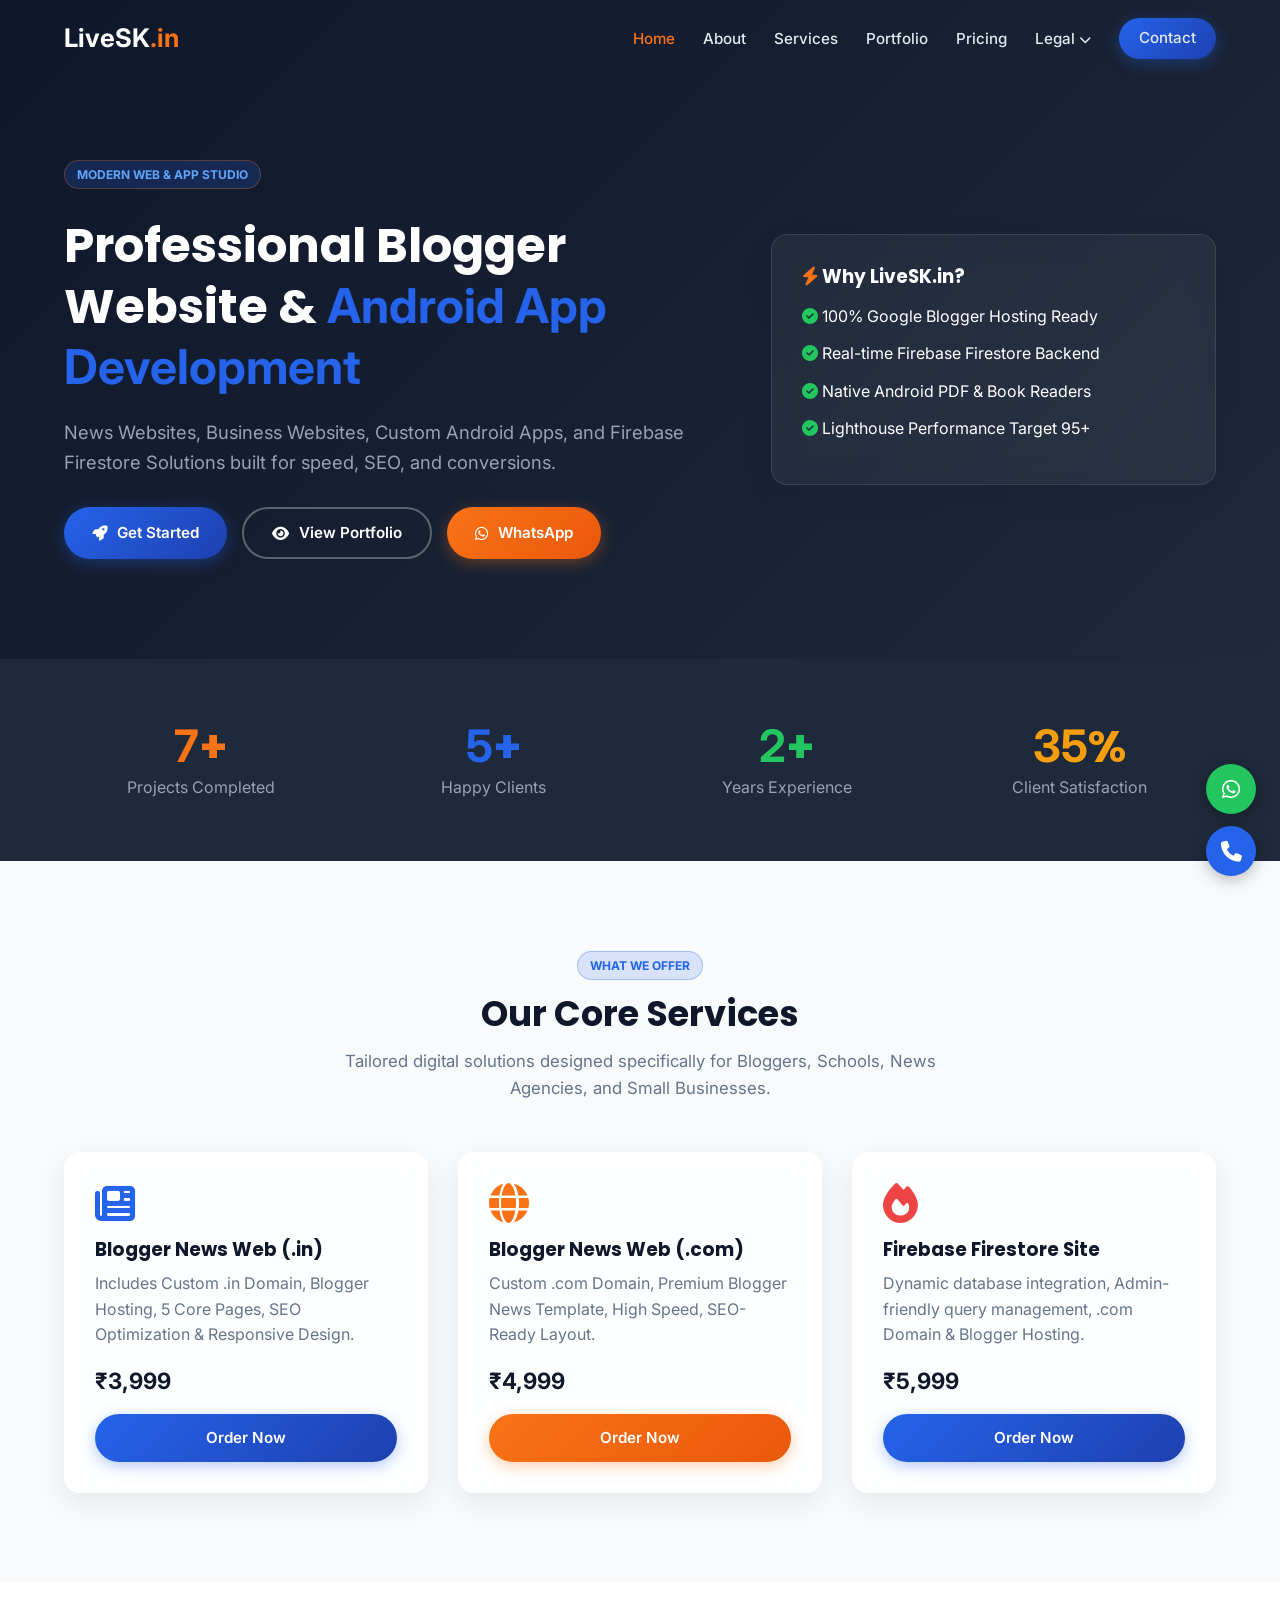
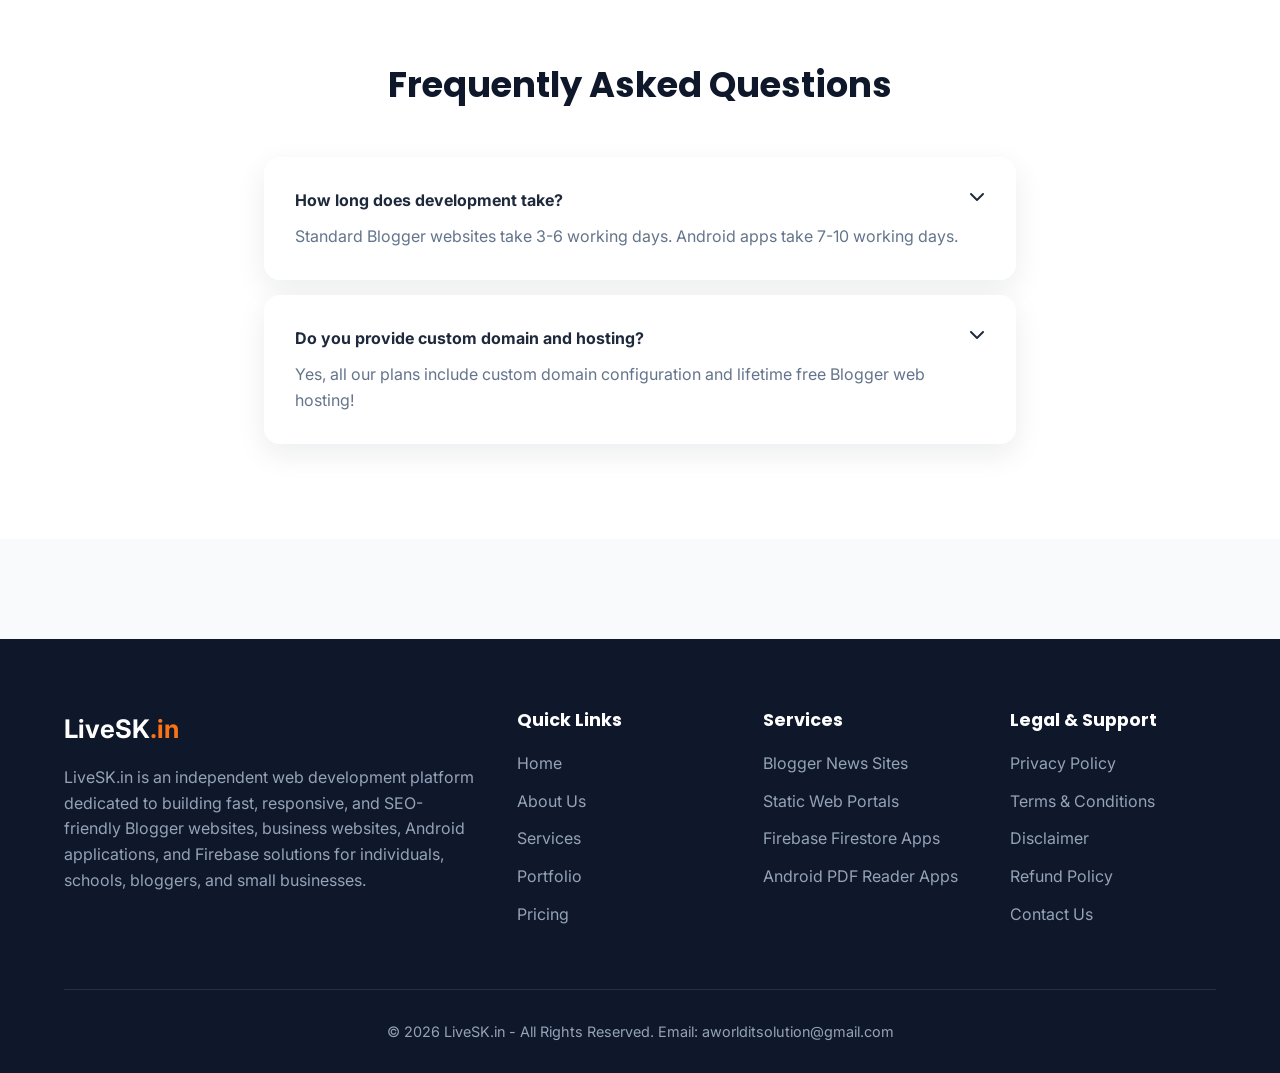
<file: index.html>
<!DOCTYPE html>
<html lang="en">
<head>
    <meta charset="UTF-8">
    <meta name="viewport" content="width=device-width, initial-scale=1.0">
    <title>Livesk | Professional Web & App Studio | LiveSK.in</title>
    <meta name="description" content="LiveSK.in offers Blogger website development and Android apps.">
    <link rel="canonical" href="https://livesk.in/">
    <link rel="preconnect" href="https://fonts.googleapis.com">
    <link rel="preconnect" href="https://fonts.gstatic.com" crossorigin>
    <link href="https://fonts.googleapis.com/css2?family=Inter:wght@300;400;500;600;700&family=Poppins:wght@500;600;700&display=swap" rel="stylesheet">
    <link rel="stylesheet" href="https://cdnjs.cloudflare.com/ajax/libs/font-awesome/6.4.0/css/all.min.css">
    <link rel="stylesheet" href="style.css">
    <link rel="stylesheet" href="responsive.css">
</head>
<body>
    
<header class="navbar" id="navbar">
    <div class="nav-container">
        <a href="index.html" class="logo">LiveSK<span>.in</span></a>
        <div class="mobile-menu-btn" id="mobileMenuBtn" style="display:none;"><i class="fa-solid fa-bars"></i></div>
        <ul class="nav-links" id="navLinks">
            <li><a href="index.html" class="active">Home</a></li>
            <li><a href="about.html" class="">About</a></li>
            <li><a href="services.html" class="">Services</a></li>
            <li><a href="portfolio.html" class="">Portfolio</a></li>
            <li><a href="pricing.html" class="">Pricing</a></li>
            <li class="dropdown">
                <a href="#">Legal <i class="fa-solid fa-chevron-down" style="font-size:0.75rem;"></i></a>
                <ul class="dropdown-menu">
                    <li><a href="privacy-policy.html">Privacy Policy</a></li>
                    <li><a href="terms.html">Terms & Conditions</a></li>
                    <li><a href="disclaimer.html">Disclaimer</a></li>
                    <li><a href="refund-policy.html">Refund Policy</a></li>
                </ul>
            </li>
            <li><a href="contact.html" class="btn btn-primary" style="padding:8px 20px;">Contact</a></li>
        </ul>
    </div>
</header>

    
<section style="background: linear-gradient(135deg, #0F172A 0%, #1E293B 100%); color:#FFF; padding: 160px 0 100px; position:relative;">
    <div class="container hero-grid" style="display:grid; grid-template-columns: 1.2fr 0.8fr; gap:40px; align-items:center;">
        <div>
            <span class="badge badge-popular" style="background:rgba(37,99,235,0.2); color:#60A5FA;">Modern Web & App Studio</span>
            <h1 class="hero-title" style="font-size:3rem; margin: 15px 0 20px; color:#FFF;">Professional Blogger Website & <span style="color:var(--secondary)">Android App Development</span></h1>
            <p style="font-size:1.15rem; color:#94A3B8; margin-bottom:30px;">News Websites, Business Websites, Custom Android Apps, and Firebase Firestore Solutions built for speed, SEO, and conversions.</p>
            <div style="display:flex; gap:15px; flex-wrap:wrap;">
                <a href="contact.html" class="btn btn-primary"><i class="fa-solid fa-rocket"></i> Get Started</a>
                <a href="portfolio.html" class="btn btn-outline"><i class="fa-solid fa-eye"></i> View Portfolio</a>
                <a href="https://wa.me/+919415681102" target="_blank" class="btn btn-accent"><i class="fa-brands fa-whatsapp"></i> WhatsApp</a>
            </div>
        </div>
        <div>
            <div class="glass-card" style="background: rgba(255,255,255,0.05); border-color: rgba(255,255,255,0.1); color:#FFF;">
                <h3 style="color:#FFF; margin-bottom:15px;"><i class="fa-solid fa-bolt" style="color:var(--accent)"></i> Why LiveSK.in?</h3>
                <ul style="list-style:none;">
                    <li style="margin-bottom:12px;"><i class="fa-solid fa-check-circle" style="color:var(--success)"></i> 100% Google Blogger Hosting Ready</li>
                    <li style="margin-bottom:12px;"><i class="fa-solid fa-check-circle" style="color:var(--success)"></i> Real-time Firebase Firestore Backend</li>
                    <li style="margin-bottom:12px;"><i class="fa-solid fa-check-circle" style="color:var(--success)"></i> Native Android PDF & Book Readers</li>
                    <li style="margin-bottom:12px;"><i class="fa-solid fa-check-circle" style="color:var(--success)"></i> Lighthouse Performance Target 95+</li>
                </ul>
            </div>
        </div>
    </div>
</section>

<!-- Stats Section -->
<section id="stats-section" style="padding: 60px 0; background:#1E293B; color:#FFF;">
    <div class="container" style="display:grid; grid-template-columns: repeat(4, 1fr); gap:20px; text-align:center;" class="grid-4">
        <div>
            <h2 style="font-size:2.8rem; color:var(--accent);"><span class="counter-val" data-target="20">0</span>+</h2>
            <p style="color:#94A3B8;">Projects Completed</p>
        </div>
        <div>
            <h2 style="font-size:2.8rem; color:var(--secondary);"><span class="counter-val" data-target="12">0</span>+</h2>
            <p style="color:#94A3B8;">Happy Clients</p>
        </div>
        <div>
            <h2 style="font-size:2.8rem; color:var(--success);"><span class="counter-val" data-target="3">0</span>+</h2>
            <p style="color:#94A3B8;">Years Experience</p>
        </div>
        <div>
            <h2 style="font-size:2.8rem; color:#F59E0B;"><span class="counter-val" data-target="98">0</span>%</h2>
            <p style="color:#94A3B8;">Client Satisfaction</p>
        </div>
    </div>
</section>

<!-- Services Preview -->
<section style="padding: 90px 0;">
    <div class="container">
        <div class="section-title">
            <span class="badge badge-value">What We Offer</span>
            <h2>Our Core Services</h2>
            <p>Tailored digital solutions designed specifically for Bloggers, Schools, News Agencies, and Small Businesses.</p>
        </div>
        <div style="display:grid; grid-template-columns: repeat(3, 1fr); gap:30px;" class="grid-3">
            <div class="glass-card">
                <i class="fa-solid fa-newspaper" style="font-size:2.5rem; color:var(--secondary); margin-bottom:15px;"></i>
                <h3>Blogger News Web (.in)</h3>
                <p style="color:var(--text-muted); margin: 10px 0 15px;">Includes Custom .in Domain, Blogger Hosting, 5 Core Pages, SEO Optimization & Responsive Design.</p>
                <div style="font-size:1.4rem; font-weight:700; color:var(--primary); margin-bottom:15px;">₹3,999</div>
                <a href="services.html" class="btn btn-primary" style="width:100%;">Order Now</a>
            </div>
            <div class="glass-card">
                <i class="fa-solid fa-globe" style="font-size:2.5rem; color:var(--accent); margin-bottom:15px;"></i>
                <h3>Blogger News Web (.com)</h3>
                <p style="color:var(--text-muted); margin: 10px 0 15px;">Custom .com Domain, Premium Blogger News Template, High Speed, SEO-Ready Layout.</p>
                <div style="font-size:1.4rem; font-weight:700; color:var(--primary); margin-bottom:15px;">₹4,999</div>
                <a href="services.html" class="btn btn-accent" style="width:100%;">Order Now</a>
            </div>
            <div class="glass-card">
                <i class="fa-solid fa-fire" style="font-size:2.5rem; color:#EF4444; margin-bottom:15px;"></i>
                <h3>Firebase Firestore Site</h3>
                <p style="color:var(--text-muted); margin: 10px 0 15px;">Dynamic database integration, Admin-friendly query management, .com Domain & Blogger Hosting.</p>
                <div style="font-size:1.4rem; font-weight:700; color:var(--primary); margin-bottom:15px;">₹5,999</div>
                <a href="services.html" class="btn btn-primary" style="width:100%;">Order Now</a>
            </div>
        </div>
    </div>
</section>

<!-- FAQ Accordion -->
<section style="padding: 80px 0; background:#FFF;">
    <div class="container" style="max-width:800px;">
        <div class="section-title">
            <h2>Frequently Asked Questions</h2>
        </div>
        <div class="faq-item glass-card" style="margin-bottom:15px;">
            <div class="faq-question" style="font-weight:700; cursor:pointer; display:flex; justify-content:space-between;">
                <span>How long does development take?</span> <i class="fa-solid fa-chevron-down"></i>
            </div>
            <div class="faq-answer" style="margin-top:10px; color:var(--text-muted);">Standard Blogger websites take 3-6 working days. Android apps take 7-10 working days.</div>
        </div>
        <div class="faq-item glass-card" style="margin-bottom:15px;">
            <div class="faq-question" style="font-weight:700; cursor:pointer; display:flex; justify-content:space-between;">
                <span>Do you provide custom domain and hosting?</span> <i class="fa-solid fa-chevron-down"></i>
            </div>
            <div class="faq-answer" style="margin-top:10px; color:var(--text-muted);">Yes, all our plans include custom domain configuration and lifetime free Blogger web hosting!</div>
        </div>
    </div>
</section>

    
<footer>
    <div class="container">
        <div style="display:grid; grid-template-columns: 2fr 1fr 1fr 1fr; gap:40px;" class="footer-grid">
            <div>
                <a href="index.html" class="logo" style="margin-bottom:15px; display:inline-block;">LiveSK<span>.in</span></a>
                <p>LiveSK.in is an independent web development platform dedicated to building fast, responsive, and SEO-friendly Blogger websites, business websites, Android applications, and Firebase solutions for individuals, schools, bloggers, and small businesses.</p>
            </div>
            <div>
                <h4>Quick Links</h4>
                <ul>
                    <li><a href="index.html">Home</a></li>
                    <li><a href="about.html">About Us</a></li>
                    <li><a href="services.html">Services</a></li>
                    <li><a href="portfolio.html">Portfolio</a></li>
                    <li><a href="pricing.html">Pricing</a></li>
                </ul>
            </div>
            <div>
                <h4>Services</h4>
                <ul>
                    <li><a href="services.html">Blogger News Sites</a></li>
                    <li><a href="services.html">Static Web Portals</a></li>
                    <li><a href="services.html">Firebase Firestore Apps</a></li>
                    <li><a href="services.html">Android PDF Reader Apps</a></li>
                </ul>
            </div>
            <div>
                <h4>Legal & Support</h4>
                <ul>
                    <li><a href="privacy-policy.html">Privacy Policy</a></li>
                    <li><a href="terms.html">Terms & Conditions</a></li>
                    <li><a href="disclaimer.html">Disclaimer</a></li>
                    <li><a href="refund-policy.html">Refund Policy</a></li>
                    <li><a href="contact.html">Contact Us</a></li>
                </ul>
            </div>
        </div>
        <div class="footer-bottom">
            <p>&copy; 2026 LiveSK.in - All Rights Reserved. Email: aworlditsolution@gmail.com</p>
        </div>
    </div>
</footer>

<div class="floating-btn-group">
    <a href="https://wa.me/+919415681102?text=Hello%20LiveSK.in,%20I%20want%20to%20discuss%20a%20project" target="_blank" class="float-btn float-whatsapp" aria-label="WhatsApp Us"><i class="fa-brands fa-whatsapp"></i></a>
    <a href="tel:+919415681102" class="float-btn float-call" aria-label="Call Us"><i class="fa-solid fa-phone"></i></a>
    <a href="#" id="backToTop" class="float-btn float-top" aria-label="Back to top"><i class="fa-solid fa-arrow-up"></i></a>
</div>

<script src="script.js"></script>

</body>
</html>
</file>
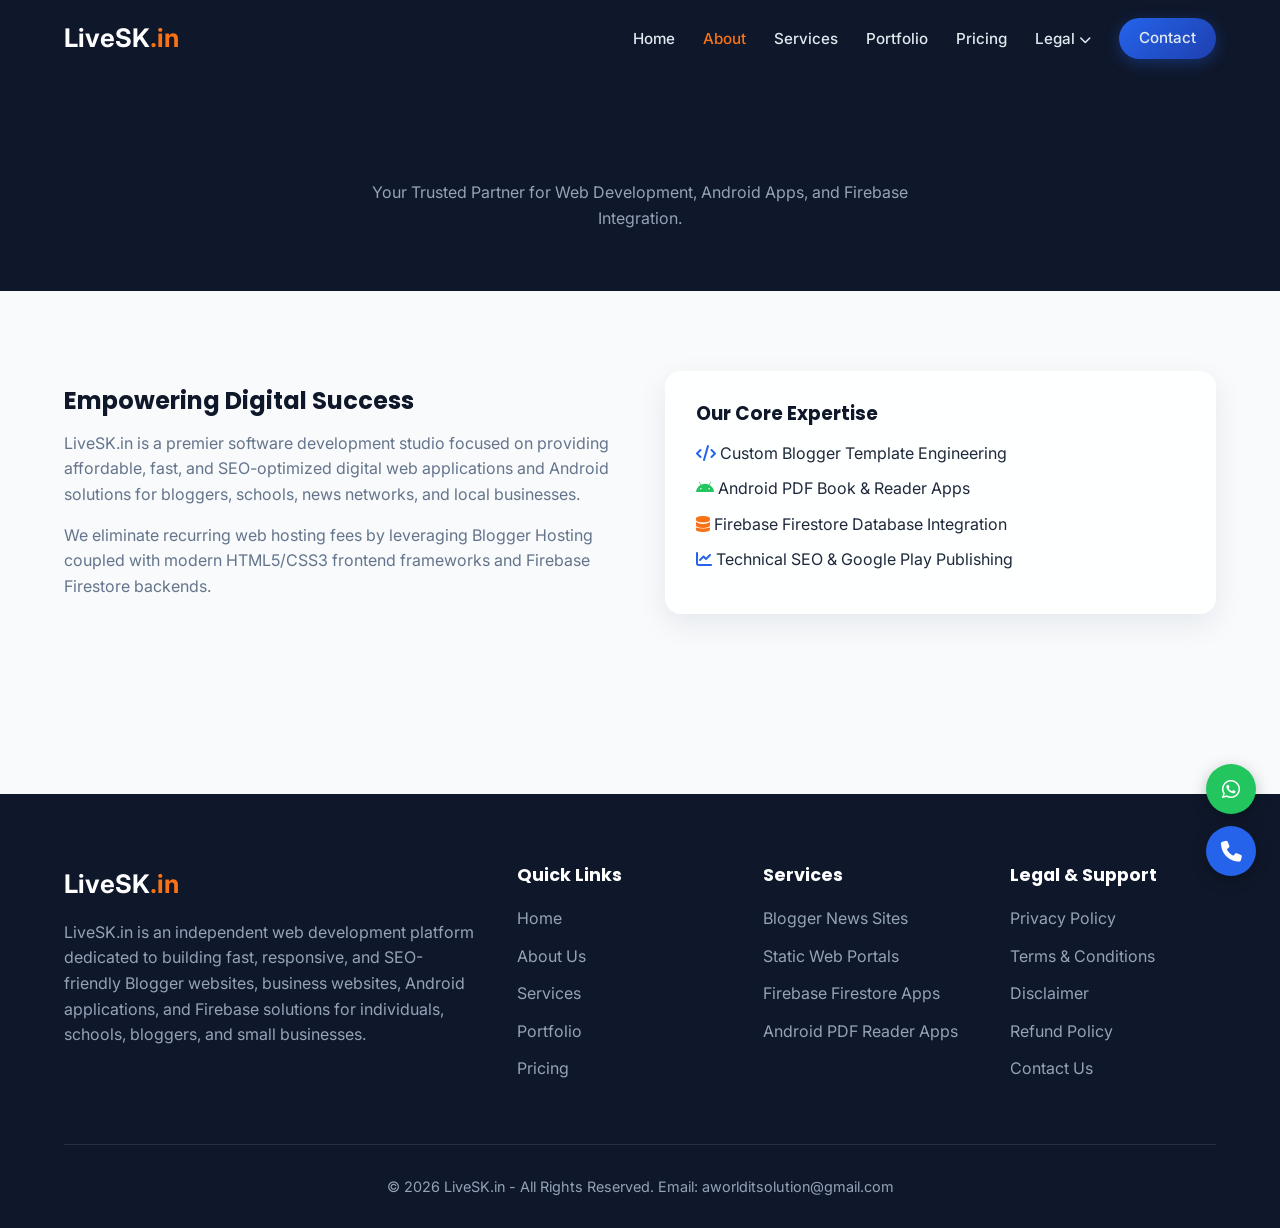
<file: about.html>
<!DOCTYPE html>
<html lang="en">
<head>
    <meta charset="UTF-8">
    <meta name="viewport" content="width=device-width, initial-scale=1.0">
    <title>About Us | LiveSK.in</title>
    <meta name="description" content="Learn about LiveSK.in web development studio.">
    <link rel="canonical" href="https://livesk.in/">
    <link rel="preconnect" href="https://fonts.googleapis.com">
    <link rel="preconnect" href="https://fonts.gstatic.com" crossorigin>
    <link href="https://fonts.googleapis.com/css2?family=Inter:wght@300;400;500;600;700&family=Poppins:wght@500;600;700&display=swap" rel="stylesheet">
    <link rel="stylesheet" href="https://cdnjs.cloudflare.com/ajax/libs/font-awesome/6.4.0/css/all.min.css">
    <link rel="stylesheet" href="style.css">
    <link rel="stylesheet" href="responsive.css">
</head>
<body>
    
<header class="navbar" id="navbar">
    <div class="nav-container">
        <a href="index.html" class="logo">LiveSK<span>.in</span></a>
        <div class="mobile-menu-btn" id="mobileMenuBtn" style="display:none;"><i class="fa-solid fa-bars"></i></div>
        <ul class="nav-links" id="navLinks">
            <li><a href="index.html" class="">Home</a></li>
            <li><a href="about.html" class="active">About</a></li>
            <li><a href="services.html" class="">Services</a></li>
            <li><a href="portfolio.html" class="">Portfolio</a></li>
            <li><a href="pricing.html" class="">Pricing</a></li>
            <li class="dropdown">
                <a href="#">Legal <i class="fa-solid fa-chevron-down" style="font-size:0.75rem;"></i></a>
                <ul class="dropdown-menu">
                    <li><a href="privacy-policy.html">Privacy Policy</a></li>
                    <li><a href="terms.html">Terms & Conditions</a></li>
                    <li><a href="disclaimer.html">Disclaimer</a></li>
                    <li><a href="refund-policy.html">Refund Policy</a></li>
                </ul>
            </li>
            <li><a href="contact.html" class="btn btn-primary" style="padding:8px 20px;">Contact</a></li>
        </ul>
    </div>
</header>

    
<section style="padding: 140px 0 60px; background:var(--primary); color:#FFF; text-align:center;">
    <div class="container">
        <h1>About LiveSK.in</h1>
        <p style="color:#94A3B8; max-width:600px; margin: 10px auto 0;">Your Trusted Partner for Web Development, Android Apps, and Firebase Integration.</p>
    </div>
</section>

<section style="padding: 80px 0;">
    <div class="container">
        <div style="display:grid; grid-template-columns: 1fr 1fr; gap:50px; align-items:center;" class="two-col">
            <div>
                <h2>Empowering Digital Success</h2>
                <p style="margin: 15px 0; color:var(--text-muted);">LiveSK.in is a premier software development studio focused on providing affordable, fast, and SEO-optimized digital web applications and Android solutions for bloggers, schools, news networks, and local businesses.</p>
                <p style="color:var(--text-muted);">We eliminate recurring web hosting fees by leveraging Blogger Hosting coupled with modern HTML5/CSS3 frontend frameworks and Firebase Firestore backends.</p>
            </div>
            <div class="glass-card">
                <h3>Our Core Expertise</h3>
                <ul style="list-style:none; margin-top:15px;">
                    <li style="margin-bottom:10px;"><i class="fa-solid fa-code" style="color:var(--secondary)"></i> Custom Blogger Template Engineering</li>
                    <li style="margin-bottom:10px;"><i class="fa-brands fa-android" style="color:var(--success)"></i> Android PDF Book & Reader Apps</li>
                    <li style="margin-bottom:10px;"><i class="fa-solid fa-database" style="color:var(--accent)"></i> Firebase Firestore Database Integration</li>
                    <li style="margin-bottom:10px;"><i class="fa-solid fa-chart-line" style="color:var(--secondary)"></i> Technical SEO & Google Play Publishing</li>
                </ul>
            </div>
        </div>
    </div>
</section>

    
<footer>
    <div class="container">
        <div style="display:grid; grid-template-columns: 2fr 1fr 1fr 1fr; gap:40px;" class="footer-grid">
            <div>
                <a href="index.html" class="logo" style="margin-bottom:15px; display:inline-block;">LiveSK<span>.in</span></a>
                <p>LiveSK.in is an independent web development platform dedicated to building fast, responsive, and SEO-friendly Blogger websites, business websites, Android applications, and Firebase solutions for individuals, schools, bloggers, and small businesses.</p>
            </div>
            <div>
                <h4>Quick Links</h4>
                <ul>
                    <li><a href="index.html">Home</a></li>
                    <li><a href="about.html">About Us</a></li>
                    <li><a href="services.html">Services</a></li>
                    <li><a href="portfolio.html">Portfolio</a></li>
                    <li><a href="pricing.html">Pricing</a></li>
                </ul>
            </div>
            <div>
                <h4>Services</h4>
                <ul>
                    <li><a href="services.html">Blogger News Sites</a></li>
                    <li><a href="services.html">Static Web Portals</a></li>
                    <li><a href="services.html">Firebase Firestore Apps</a></li>
                    <li><a href="services.html">Android PDF Reader Apps</a></li>
                </ul>
            </div>
            <div>
                <h4>Legal & Support</h4>
                <ul>
                    <li><a href="privacy-policy.html">Privacy Policy</a></li>
                    <li><a href="terms.html">Terms & Conditions</a></li>
                    <li><a href="disclaimer.html">Disclaimer</a></li>
                    <li><a href="refund-policy.html">Refund Policy</a></li>
                    <li><a href="contact.html">Contact Us</a></li>
                </ul>
            </div>
        </div>
        <div class="footer-bottom">
            <p>&copy; 2026 LiveSK.in - All Rights Reserved. Email: aworlditsolution@gmail.com</p>
        </div>
    </div>
</footer>

<div class="floating-btn-group">
    <a href="https://wa.me/+919415681102?text=Hello%20LiveSK.in,%20I%20want%20to%20discuss%20a%20project" target="_blank" class="float-btn float-whatsapp" aria-label="WhatsApp Us"><i class="fa-brands fa-whatsapp"></i></a>
    <a href="tel:+919415681102" class="float-btn float-call" aria-label="Call Us"><i class="fa-solid fa-phone"></i></a>
    <a href="#" id="backToTop" class="float-btn float-top" aria-label="Back to top"><i class="fa-solid fa-arrow-up"></i></a>
</div>

<script src="script.js"></script>

</body>
</html>
</file>
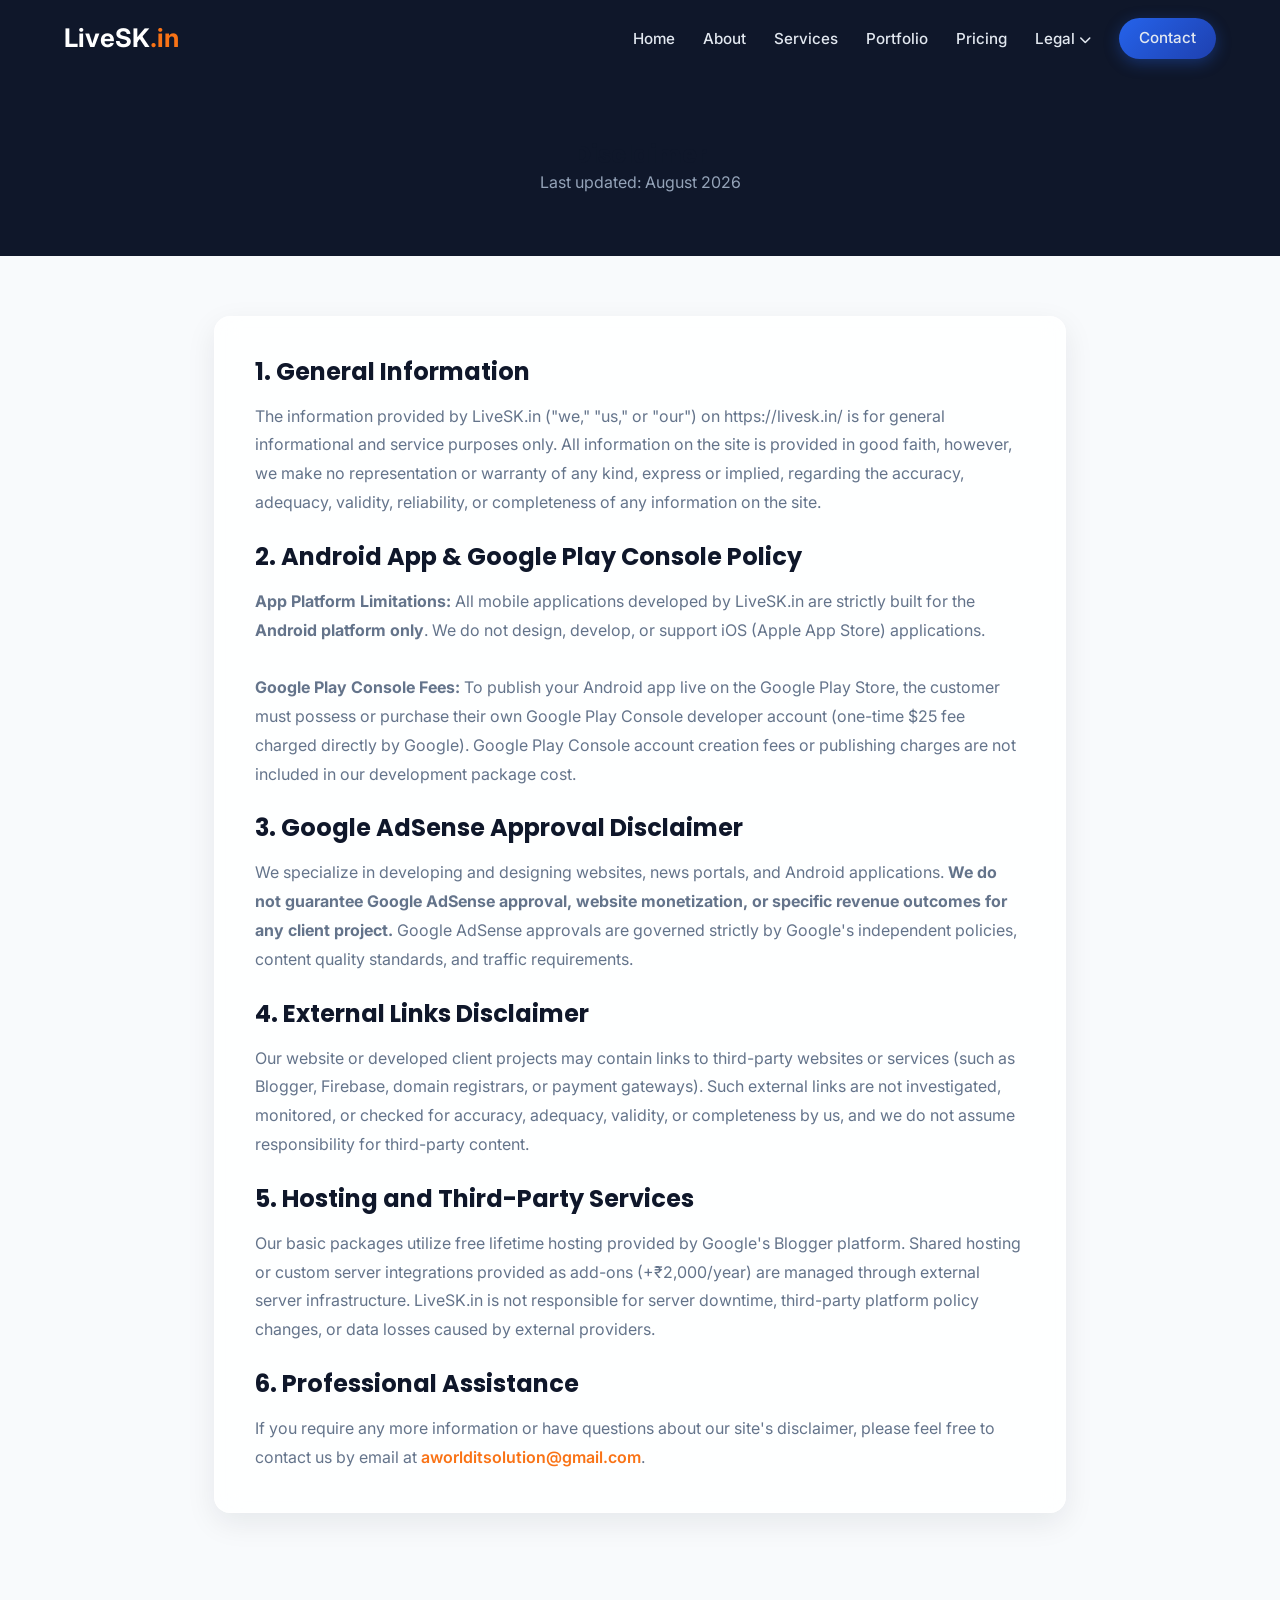
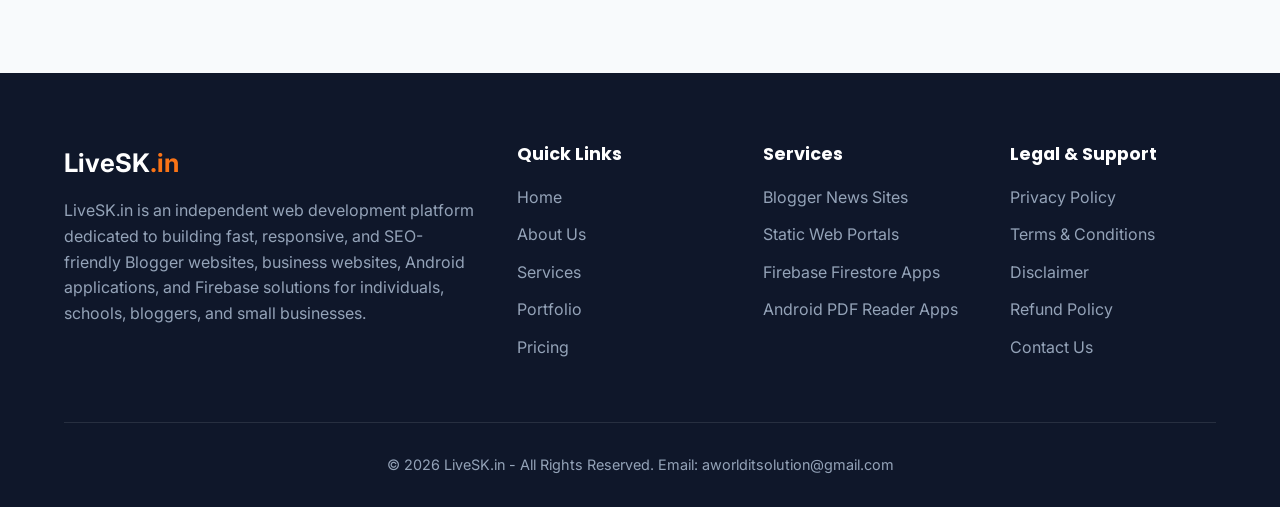
<file: disclaimer.html>
<!DOCTYPE html>
<html lang="en">
<head>
    <meta charset="UTF-8">
    <meta name="viewport" content="width=device-width, initial-scale=1.0">
    <title>Disclaimer | LiveSK.in</title>
    <link rel="canonical" href="https://livesk.in/disclaimer.html">
    <link rel="preconnect" href="https://fonts.googleapis.com">
    <link rel="preconnect" href="https://fonts.gstatic.com" crossorigin>
    <link href="https://fonts.googleapis.com/css2?family=Inter:wght@300;400;500;600;700&family=Poppins:wght@500;600;700&display=swap" rel="stylesheet">
    <link rel="stylesheet" href="https://cdnjs.cloudflare.com/ajax/libs/font-awesome/6.4.0/css/all.min.css">
    <link rel="stylesheet" href="style.css">
    <link rel="stylesheet" href="responsive.css">
</head>
<body>
    
<header class="navbar" id="navbar">
    <div class="nav-container">
        <a href="index.html" class="logo">LiveSK<span>.in</span></a>
        <div class="mobile-menu-btn" id="mobileMenuBtn" style="display:none;"><i class="fa-solid fa-bars"></i></div>
        <ul class="nav-links" id="navLinks">
            <li><a href="index.html">Home</a></li>
            <li><a href="about.html">About</a></li>
            <li><a href="services.html">Services</a></li>
            <li><a href="portfolio.html">Portfolio</a></li>
            <li><a href="pricing.html">Pricing</a></li>
            <li class="dropdown">
                <a href="#">Legal <i class="fa-solid fa-chevron-down" style="font-size:0.75rem;"></i></a>
                <ul class="dropdown-menu">
                    <li><a href="privacy-policy.html">Privacy Policy</a></li>
                    <li><a href="terms.html">Terms & Conditions</a></li>
                    <li><a href="disclaimer.html" class="active">Disclaimer</a></li>
                    <li><a href="refund-policy.html">Refund Policy</a></li>
                </ul>
            </li>
            <li><a href="contact.html" class="btn btn-primary" style="padding:8px 20px;">Contact</a></li>
        </ul>
    </div>
</header>

<section style="padding: 140px 0 60px; background:var(--primary); color:#FFF; text-align:center;">
    <div class="container">
        <h1>Disclaimer</h1>
        <p style="color:#94A3B8;">Last updated: August 2026</p>
    </div>
</section>

<section style="padding: 60px 0;">
    <div class="container" style="max-width: 900px;">
        <div class="glass-card" style="padding: 40px; line-height: 1.8;">
            
            <h2 style="margin-bottom: 15px; color: var(--primary);">1. General Information</h2>
            <p style="color:var(--text-muted); margin-bottom: 25px;">
                The information provided by LiveSK.in ("we," "us," or "our") on https://livesk.in/ is for general informational and service purposes only. All information on the site is provided in good faith, however, we make no representation or warranty of any kind, express or implied, regarding the accuracy, adequacy, validity, reliability, or completeness of any information on the site.
            </p>

            <h2 style="margin-bottom: 15px; color: var(--primary);">2. Android App & Google Play Console Policy</h2>
            <p style="color:var(--text-muted); margin-bottom: 25px;">
                <strong>App Platform Limitations:</strong> All mobile applications developed by LiveSK.in are strictly built for the <strong>Android platform only</strong>. We do not design, develop, or support iOS (Apple App Store) applications.<br><br>
                <strong>Google Play Console Fees:</strong> To publish your Android app live on the Google Play Store, the customer must possess or purchase their own Google Play Console developer account (one-time $25 fee charged directly by Google). Google Play Console account creation fees or publishing charges are not included in our development package cost.
            </p>

            <h2 style="margin-bottom: 15px; color: var(--primary);">3. Google AdSense Approval Disclaimer</h2>
            <p style="color:var(--text-muted); margin-bottom: 25px;">
                We specialize in developing and designing websites, news portals, and Android applications. <strong>We do not guarantee Google AdSense approval, website monetization, or specific revenue outcomes for any client project.</strong> Google AdSense approvals are governed strictly by Google's independent policies, content quality standards, and traffic requirements.
            </p>

            <h2 style="margin-bottom: 15px; color: var(--primary);">4. External Links Disclaimer</h2>
            <p style="color:var(--text-muted); margin-bottom: 25px;">
                Our website or developed client projects may contain links to third-party websites or services (such as Blogger, Firebase, domain registrars, or payment gateways). Such external links are not investigated, monitored, or checked for accuracy, adequacy, validity, or completeness by us, and we do not assume responsibility for third-party content.
            </p>

            <h2 style="margin-bottom: 15px; color: var(--primary);">5. Hosting and Third-Party Services</h2>
            <p style="color:var(--text-muted); margin-bottom: 25px;">
                Our basic packages utilize free lifetime hosting provided by Google's Blogger platform. Shared hosting or custom server integrations provided as add-ons (+₹2,000/year) are managed through external server infrastructure. LiveSK.in is not responsible for server downtime, third-party platform policy changes, or data losses caused by external providers.
            </p>

            <h2 style="margin-bottom: 15px; color: var(--primary);">6. Professional Assistance</h2>
            <p style="color:var(--text-muted);">
                If you require any more information or have questions about our site's disclaimer, please feel free to contact us by email at <a href="mailto:aworlditsolution@gmail.com" style="color: var(--accent); font-weight:600;">aworlditsolution@gmail.com</a>.
            </p>
            
        </div>
    </div>
</section>

<footer>
    <div class="container">
        <div style="display:grid; grid-template-columns: 2fr 1fr 1fr 1fr; gap:40px;" class="footer-grid">
            <div>
                <a href="index.html" class="logo" style="margin-bottom:15px; display:inline-block;">LiveSK<span>.in</span></a>
                <p>LiveSK.in is an independent web development platform dedicated to building fast, responsive, and SEO-friendly Blogger websites, business websites, Android applications, and Firebase solutions for individuals, schools, bloggers, and small businesses.</p>
            </div>
            <div>
                <h4>Quick Links</h4>
                <ul>
                    <li><a href="index.html">Home</a></li>
                    <li><a href="about.html">About Us</a></li>
                    <li><a href="services.html">Services</a></li>
                    <li><a href="portfolio.html">Portfolio</a></li>
                    <li><a href="pricing.html">Pricing</a></li>
                </ul>
            </div>
            <div>
                <h4>Services</h4>
                <ul>
                    <li><a href="services.html">Blogger News Sites</a></li>
                    <li><a href="services.html">Static Web Portals</a></li>
                    <li><a href="services.html">Firebase Firestore Apps</a></li>
                    <li><a href="services.html">Android PDF Reader Apps</a></li>
                </ul>
            </div>
            <div>
                <h4>Legal & Support</h4>
                <ul>
                    <li><a href="privacy-policy.html">Privacy Policy</a></li>
                    <li><a href="terms.html">Terms & Conditions</a></li>
                    <li><a href="disclaimer.html">Disclaimer</a></li>
                    <li><a href="refund-policy.html">Refund Policy</a></li>
                    <li><a href="contact.html">Contact Us</a></li>
                </ul>
            </div>
        </div>
        <div class="footer-bottom">
            <p>&copy; 2026 LiveSK.in - All Rights Reserved. Email: aworlditsolution@gmail.com</p>
        </div>
    </div>
</footer>

<script src="script.js"></script>
</body>
</html>
</file>
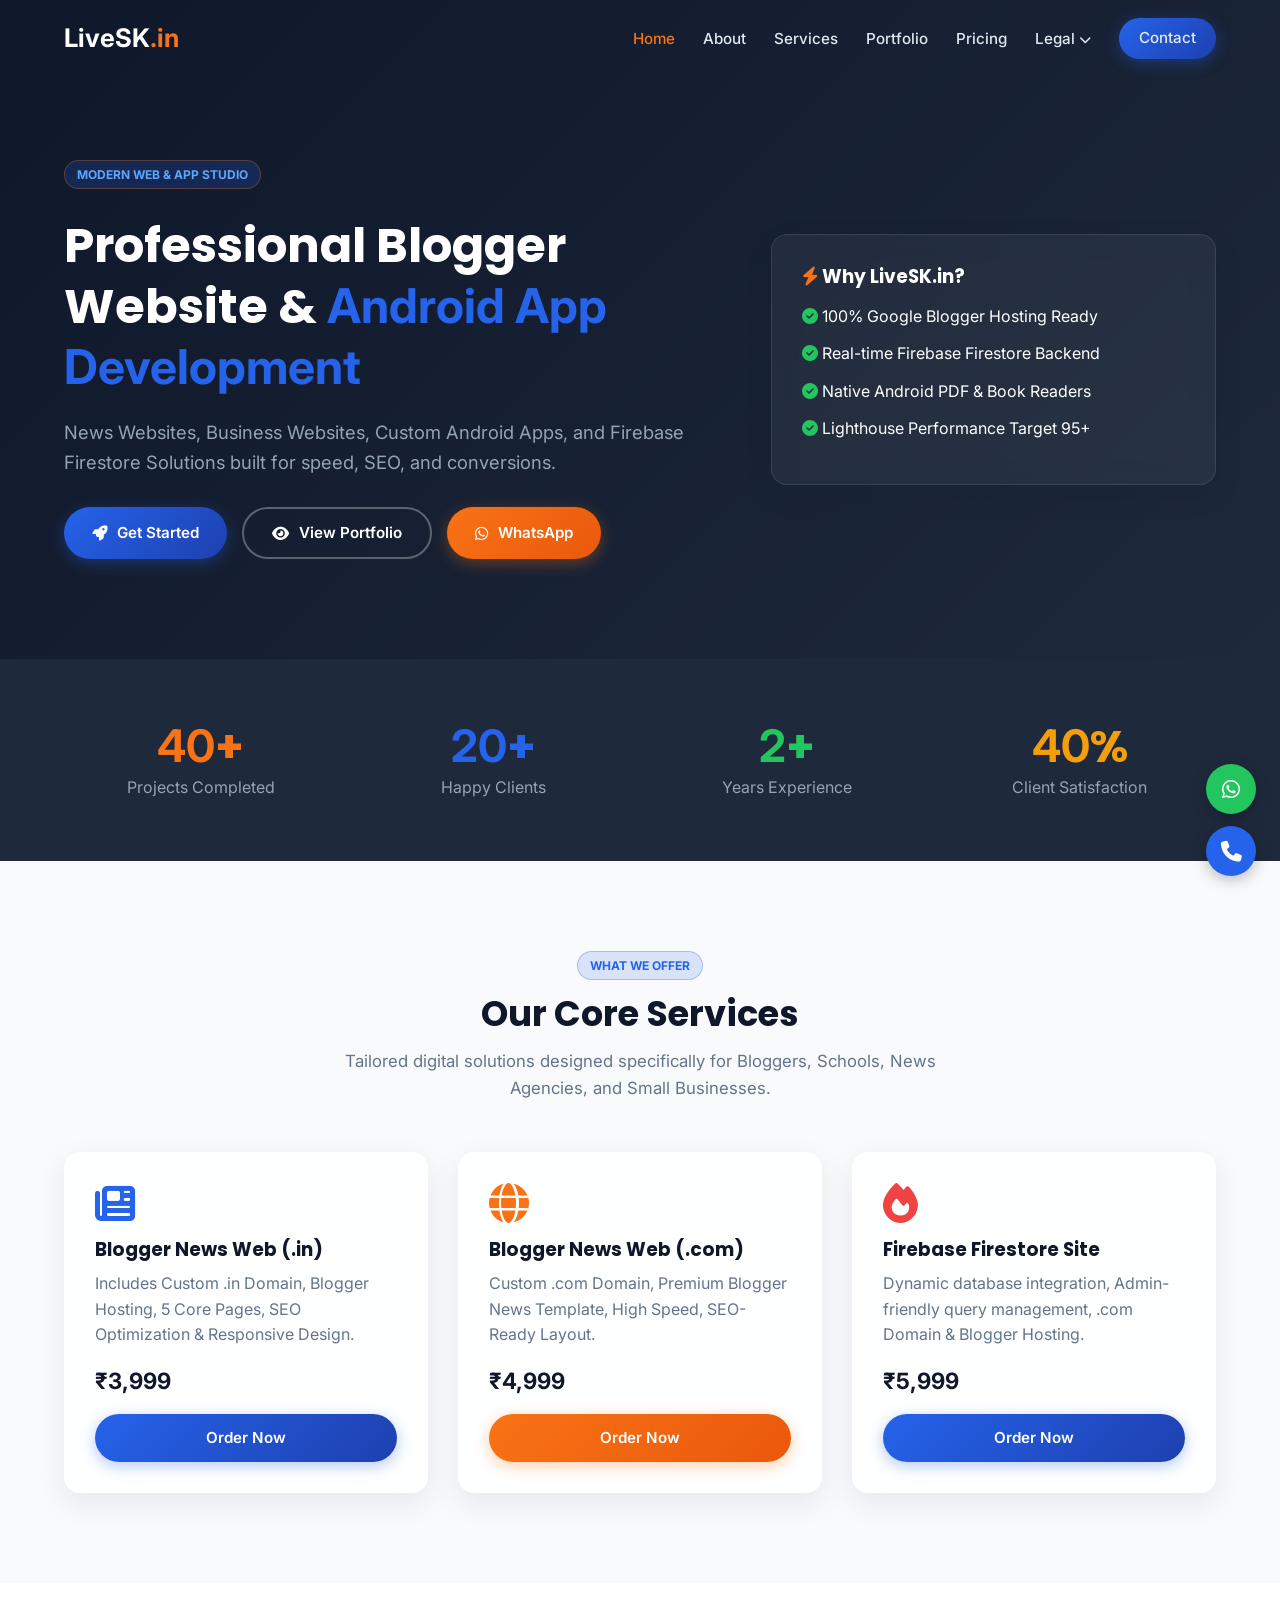
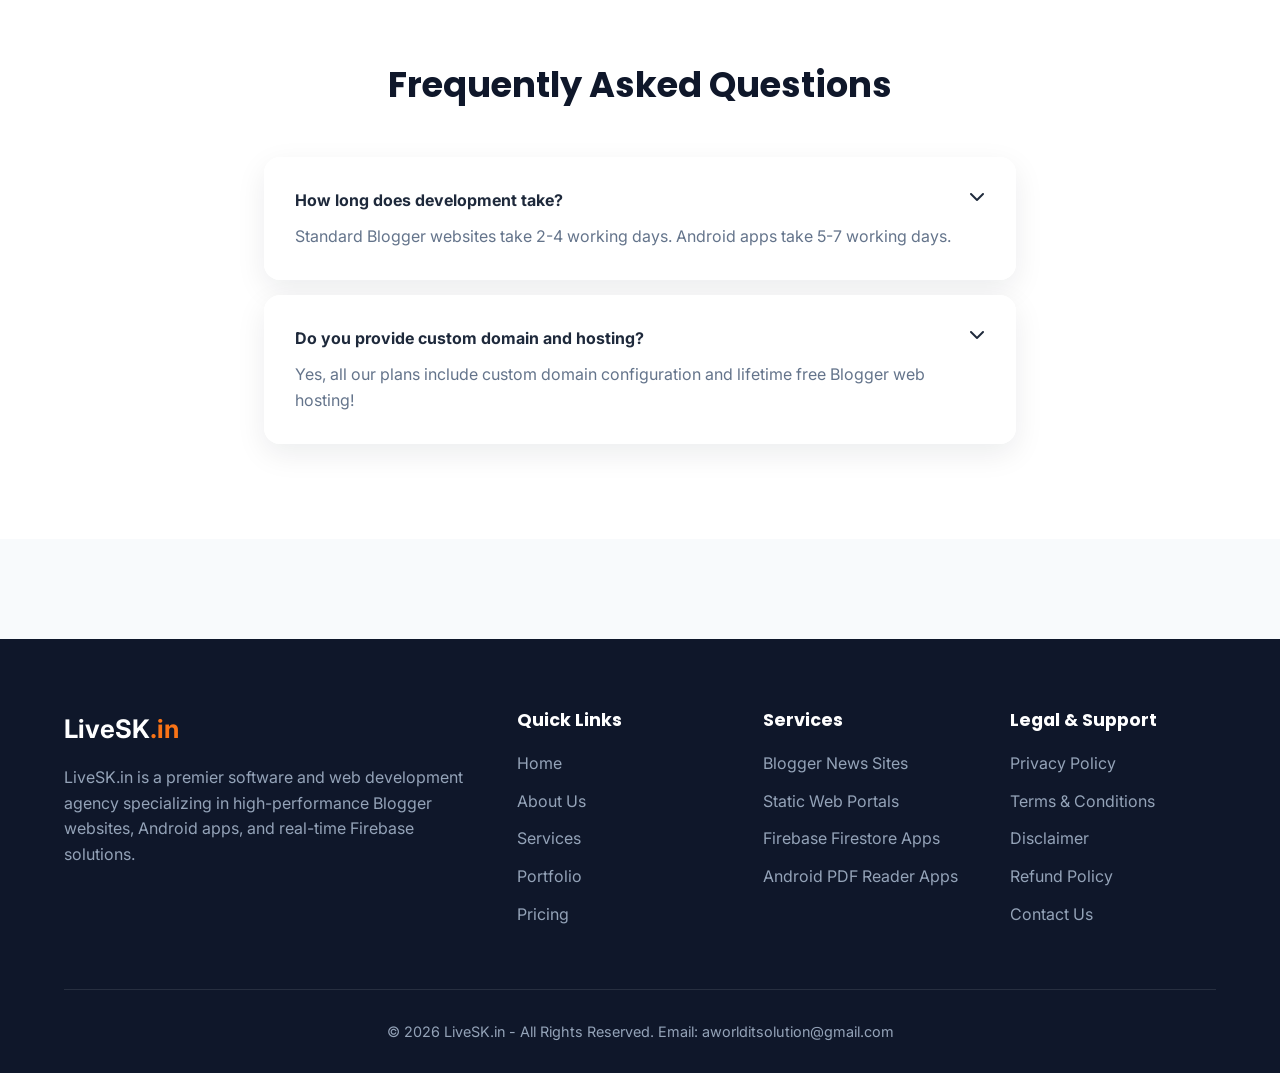
<file: index22.html>
<!DOCTYPE html>
<html lang="en">
<head>
    <meta charset="UTF-8">
    <meta name="viewport" content="width=device-width, initial-scale=1.0">
    <title>Professional Web & App Studio | LiveSK.in</title>
    <meta name="description" content="LiveSK.in offers Blogger website development and Android apps.">
    <link rel="canonical" href="https://livesk.in/">
    <link rel="preconnect" href="https://fonts.googleapis.com">
    <link rel="preconnect" href="https://fonts.gstatic.com" crossorigin>
    <link href="https://fonts.googleapis.com/css2?family=Inter:wght@300;400;500;600;700&family=Poppins:wght@500;600;700&display=swap" rel="stylesheet">
    <link rel="stylesheet" href="https://cdnjs.cloudflare.com/ajax/libs/font-awesome/6.4.0/css/all.min.css">
    <link rel="stylesheet" href="style.css">
    <link rel="stylesheet" href="responsive.css">
</head>
<body>
    
<header class="navbar" id="navbar">
    <div class="nav-container">
        <a href="index.html" class="logo">LiveSK<span>.in</span></a>
        <div class="mobile-menu-btn" id="mobileMenuBtn" style="display:none;"><i class="fa-solid fa-bars"></i></div>
        <ul class="nav-links" id="navLinks">
            <li><a href="index.html" class="active">Home</a></li>
            <li><a href="about.html" class="">About</a></li>
            <li><a href="services.html" class="">Services</a></li>
            <li><a href="portfolio.html" class="">Portfolio</a></li>
            <li><a href="pricing.html" class="">Pricing</a></li>
            <li class="dropdown">
                <a href="#">Legal <i class="fa-solid fa-chevron-down" style="font-size:0.75rem;"></i></a>
                <ul class="dropdown-menu">
                    <li><a href="privacy-policy.html">Privacy Policy</a></li>
                    <li><a href="terms.html">Terms & Conditions</a></li>
                    <li><a href="disclaimer.html">Disclaimer</a></li>
                    <li><a href="refund-policy.html">Refund Policy</a></li>
                </ul>
            </li>
            <li><a href="contact.html" class="btn btn-primary" style="padding:8px 20px;">Contact</a></li>
        </ul>
    </div>
</header>

    
<section style="background: linear-gradient(135deg, #0F172A 0%, #1E293B 100%); color:#FFF; padding: 160px 0 100px; position:relative;">
    <div class="container hero-grid" style="display:grid; grid-template-columns: 1.2fr 0.8fr; gap:40px; align-items:center;">
        <div>
            <span class="badge badge-popular" style="background:rgba(37,99,235,0.2); color:#60A5FA;">Modern Web & App Studio</span>
            <h1 class="hero-title" style="font-size:3rem; margin: 15px 0 20px; color:#FFF;">Professional Blogger Website & <span style="color:var(--secondary)">Android App Development</span></h1>
            <p style="font-size:1.15rem; color:#94A3B8; margin-bottom:30px;">News Websites, Business Websites, Custom Android Apps, and Firebase Firestore Solutions built for speed, SEO, and conversions.</p>
            <div style="display:flex; gap:15px; flex-wrap:wrap;">
                <a href="contact.html" class="btn btn-primary"><i class="fa-solid fa-rocket"></i> Get Started</a>
                <a href="portfolio.html" class="btn btn-outline"><i class="fa-solid fa-eye"></i> View Portfolio</a>
                <a href="https://wa.me/910000000000" target="_blank" class="btn btn-accent"><i class="fa-brands fa-whatsapp"></i> WhatsApp</a>
            </div>
        </div>
        <div>
            <div class="glass-card" style="background: rgba(255,255,255,0.05); border-color: rgba(255,255,255,0.1); color:#FFF;">
                <h3 style="color:#FFF; margin-bottom:15px;"><i class="fa-solid fa-bolt" style="color:var(--accent)"></i> Why LiveSK.in?</h3>
                <ul style="list-style:none;">
                    <li style="margin-bottom:12px;"><i class="fa-solid fa-check-circle" style="color:var(--success)"></i> 100% Google Blogger Hosting Ready</li>
                    <li style="margin-bottom:12px;"><i class="fa-solid fa-check-circle" style="color:var(--success)"></i> Real-time Firebase Firestore Backend</li>
                    <li style="margin-bottom:12px;"><i class="fa-solid fa-check-circle" style="color:var(--success)"></i> Native Android PDF & Book Readers</li>
                    <li style="margin-bottom:12px;"><i class="fa-solid fa-check-circle" style="color:var(--success)"></i> Lighthouse Performance Target 95+</li>
                </ul>
            </div>
        </div>
    </div>
</section>

<!-- Stats Section -->
<section id="stats-section" style="padding: 60px 0; background:#1E293B; color:#FFF;">
    <div class="container" style="display:grid; grid-template-columns: repeat(4, 1fr); gap:20px; text-align:center;" class="grid-4">
        <div>
            <h2 style="font-size:2.8rem; color:var(--accent);"><span class="counter-val" data-target="100">0</span>+</h2>
            <p style="color:#94A3B8;">Projects Completed</p>
        </div>
        <div>
            <h2 style="font-size:2.8rem; color:var(--secondary);"><span class="counter-val" data-target="50">0</span>+</h2>
            <p style="color:#94A3B8;">Happy Clients</p>
        </div>
        <div>
            <h2 style="font-size:2.8rem; color:var(--success);"><span class="counter-val" data-target="5">0</span>+</h2>
            <p style="color:#94A3B8;">Years Experience</p>
        </div>
        <div>
            <h2 style="font-size:2.8rem; color:#F59E0B;"><span class="counter-val" data-target="99">0</span>%</h2>
            <p style="color:#94A3B8;">Client Satisfaction</p>
        </div>
    </div>
</section>

<!-- Services Preview -->
<section style="padding: 90px 0;">
    <div class="container">
        <div class="section-title">
            <span class="badge badge-value">What We Offer</span>
            <h2>Our Core Services</h2>
            <p>Tailored digital solutions designed specifically for Bloggers, Schools, News Agencies, and Small Businesses.</p>
        </div>
        <div style="display:grid; grid-template-columns: repeat(3, 1fr); gap:30px;" class="grid-3">
            <div class="glass-card">
                <i class="fa-solid fa-newspaper" style="font-size:2.5rem; color:var(--secondary); margin-bottom:15px;"></i>
                <h3>Blogger News Web (.in)</h3>
                <p style="color:var(--text-muted); margin: 10px 0 15px;">Includes Custom .in Domain, Blogger Hosting, 5 Core Pages, SEO Optimization & Responsive Design.</p>
                <div style="font-size:1.4rem; font-weight:700; color:var(--primary); margin-bottom:15px;">₹3,999</div>
                <a href="services.html" class="btn btn-primary" style="width:100%;">Order Now</a>
            </div>
            <div class="glass-card">
                <i class="fa-solid fa-globe" style="font-size:2.5rem; color:var(--accent); margin-bottom:15px;"></i>
                <h3>Blogger News Web (.com)</h3>
                <p style="color:var(--text-muted); margin: 10px 0 15px;">Custom .com Domain, Premium Blogger News Template, High Speed, SEO-Ready Layout.</p>
                <div style="font-size:1.4rem; font-weight:700; color:var(--primary); margin-bottom:15px;">₹4,999</div>
                <a href="services.html" class="btn btn-accent" style="width:100%;">Order Now</a>
            </div>
            <div class="glass-card">
                <i class="fa-solid fa-fire" style="font-size:2.5rem; color:#EF4444; margin-bottom:15px;"></i>
                <h3>Firebase Firestore Site</h3>
                <p style="color:var(--text-muted); margin: 10px 0 15px;">Dynamic database integration, Admin-friendly query management, .com Domain & Blogger Hosting.</p>
                <div style="font-size:1.4rem; font-weight:700; color:var(--primary); margin-bottom:15px;">₹5,999</div>
                <a href="services.html" class="btn btn-primary" style="width:100%;">Order Now</a>
            </div>
        </div>
    </div>
</section>

<!-- FAQ Accordion -->
<section style="padding: 80px 0; background:#FFF;">
    <div class="container" style="max-width:800px;">
        <div class="section-title">
            <h2>Frequently Asked Questions</h2>
        </div>
        <div class="faq-item glass-card" style="margin-bottom:15px;">
            <div class="faq-question" style="font-weight:700; cursor:pointer; display:flex; justify-content:space-between;">
                <span>How long does development take?</span> <i class="fa-solid fa-chevron-down"></i>
            </div>
            <div class="faq-answer" style="margin-top:10px; color:var(--text-muted);">Standard Blogger websites take 2-4 working days. Android apps take 5-7 working days.</div>
        </div>
        <div class="faq-item glass-card" style="margin-bottom:15px;">
            <div class="faq-question" style="font-weight:700; cursor:pointer; display:flex; justify-content:space-between;">
                <span>Do you provide custom domain and hosting?</span> <i class="fa-solid fa-chevron-down"></i>
            </div>
            <div class="faq-answer" style="margin-top:10px; color:var(--text-muted);">Yes, all our plans include custom domain configuration and lifetime free Blogger web hosting!</div>
        </div>
    </div>
</section>

    
<footer>
    <div class="container">
        <div style="display:grid; grid-template-columns: 2fr 1fr 1fr 1fr; gap:40px;" class="footer-grid">
            <div>
                <a href="index.html" class="logo" style="margin-bottom:15px; display:inline-block;">LiveSK<span>.in</span></a>
                <p>LiveSK.in is a premier software and web development agency specializing in high-performance Blogger websites, Android apps, and real-time Firebase solutions.</p>
            </div>
            <div>
                <h4>Quick Links</h4>
                <ul>
                    <li><a href="index.html">Home</a></li>
                    <li><a href="about.html">About Us</a></li>
                    <li><a href="services.html">Services</a></li>
                    <li><a href="portfolio.html">Portfolio</a></li>
                    <li><a href="pricing.html">Pricing</a></li>
                </ul>
            </div>
            <div>
                <h4>Services</h4>
                <ul>
                    <li><a href="services.html">Blogger News Sites</a></li>
                    <li><a href="services.html">Static Web Portals</a></li>
                    <li><a href="services.html">Firebase Firestore Apps</a></li>
                    <li><a href="services.html">Android PDF Reader Apps</a></li>
                </ul>
            </div>
            <div>
                <h4>Legal & Support</h4>
                <ul>
                    <li><a href="privacy-policy.html">Privacy Policy</a></li>
                    <li><a href="terms.html">Terms & Conditions</a></li>
                    <li><a href="disclaimer.html">Disclaimer</a></li>
                    <li><a href="refund-policy.html">Refund Policy</a></li>
                    <li><a href="contact.html">Contact Us</a></li>
                </ul>
            </div>
        </div>
        <div class="footer-bottom">
            <p>&copy; 2026 LiveSK.in - All Rights Reserved. Email: aworlditsolution@gmail.com</p>
        </div>
    </div>
</footer>

<div class="floating-btn-group">
    <a href="https://wa.me/910000000000?text=Hello%20LiveSK.in,%20I%20want%20to%20discuss%20a%20project" target="_blank" class="float-btn float-whatsapp" aria-label="WhatsApp Us"><i class="fa-brands fa-whatsapp"></i></a>
    <a href="tel:+910000000000" class="float-btn float-call" aria-label="Call Us"><i class="fa-solid fa-phone"></i></a>
    <a href="#" id="backToTop" class="float-btn float-top" aria-label="Back to top"><i class="fa-solid fa-arrow-up"></i></a>
</div>

<script src="script.js"></script>

</body>
</html>
</file>
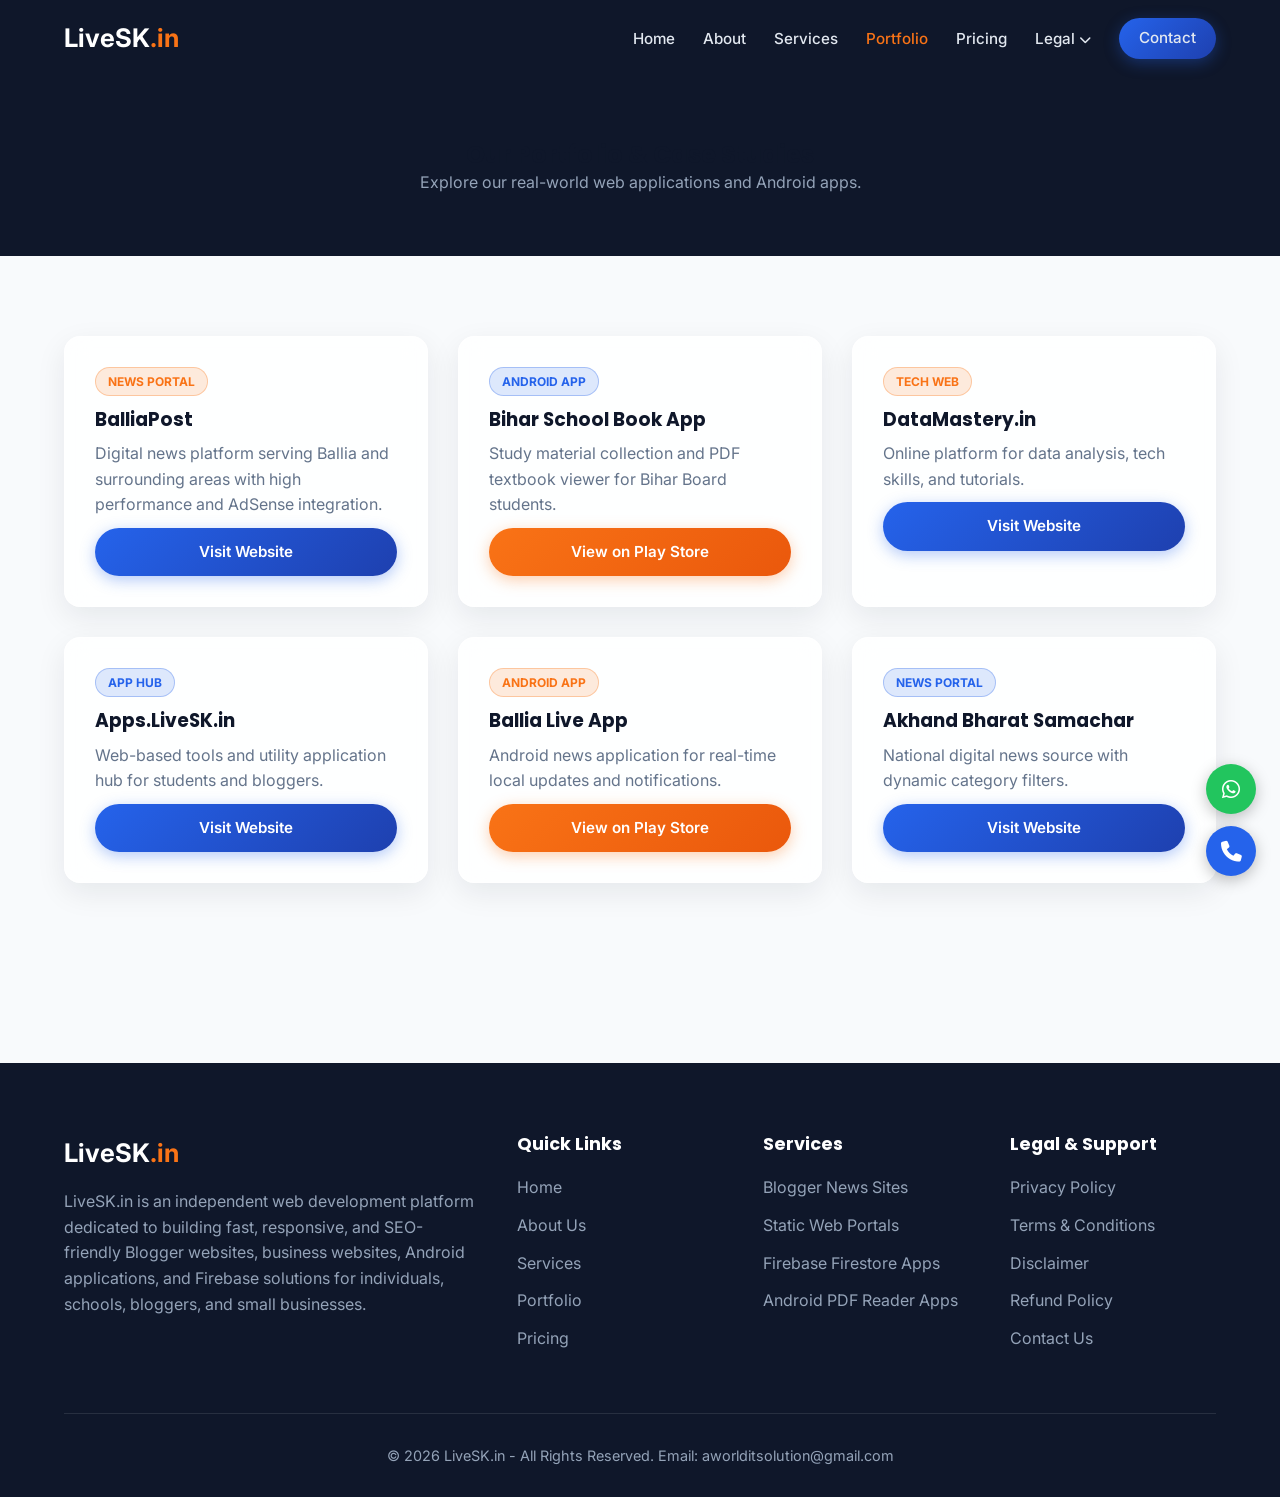
<file: portfolio.html>
<!DOCTYPE html>
<html lang="en">
<head>
    <meta charset="UTF-8">
    <meta name="viewport" content="width=device-width, initial-scale=1.0">
    <title>Portfolio | LiveSK.in</title>
    <meta name="description" content="View our client projects and Android apps.">
    <link rel="canonical" href="https://livesk.in/">
    <link rel="preconnect" href="https://fonts.googleapis.com">
    <link rel="preconnect" href="https://fonts.gstatic.com" crossorigin>
    <link href="https://fonts.googleapis.com/css2?family=Inter:wght@300;400;500;600;700&family=Poppins:wght@500;600;700&display=swap" rel="stylesheet">
    <link rel="stylesheet" href="https://cdnjs.cloudflare.com/ajax/libs/font-awesome/6.4.0/css/all.min.css">
    <link rel="stylesheet" href="style.css">
    <link rel="stylesheet" href="responsive.css">
</head>
<body>
    
<header class="navbar" id="navbar">
    <div class="nav-container">
        <a href="index.html" class="logo">LiveSK<span>.in</span></a>
        <div class="mobile-menu-btn" id="mobileMenuBtn" style="display:none;"><i class="fa-solid fa-bars"></i></div>
        <ul class="nav-links" id="navLinks">
            <li><a href="index.html" class="">Home</a></li>
            <li><a href="about.html" class="">About</a></li>
            <li><a href="services.html" class="">Services</a></li>
            <li><a href="portfolio.html" class="active">Portfolio</a></li>
            <li><a href="pricing.html" class="">Pricing</a></li>
            <li class="dropdown">
                <a href="#">Legal <i class="fa-solid fa-chevron-down" style="font-size:0.75rem;"></i></a>
                <ul class="dropdown-menu">
                    <li><a href="privacy-policy.html">Privacy Policy</a></li>
                    <li><a href="terms.html">Terms & Conditions</a></li>
                    <li><a href="disclaimer.html">Disclaimer</a></li>
                    <li><a href="refund-policy.html">Refund Policy</a></li>
                </ul>
            </li>
            <li><a href="contact.html" class="btn btn-primary" style="padding:8px 20px;">Contact</a></li>
        </ul>
    </div>
</header>

    
<section style="padding: 140px 0 60px; background:var(--primary); color:#FFF; text-align:center;">
    <div class="container">
        <h1>Our Portfolio & Case Studies</h1>
        <p style="color:#94A3B8;">Explore our real-world web applications and Android apps.</p>
    </div>
</section>

<section style="padding: 80px 0;">
    <div class="container">
        <div style="display:grid; grid-template-columns: repeat(3, 1fr); gap:30px;" class="grid-3">
            <div class="glass-card">
                <span class="badge badge-popular">News Portal</span>
                <h3>BalliaPost</h3>
                <p style="color:var(--text-muted); margin:10px 0;">Digital news platform serving Ballia and surrounding areas with high performance and AdSense integration.</p>
                <a href="https://balliapost.com" target="_blank" class="btn btn-primary" style="width:100%;">Visit Website</a>
            </div>
            <div class="glass-card">
                <span class="badge badge-value">Android App</span>
                <h3>Bihar School Book App</h3>
                <p style="color:var(--text-muted); margin:10px 0;">Study material collection and PDF textbook viewer for Bihar Board students.</p>
                <a href="https://play.google.com/store/apps/details?id=com.bookapp.biharschoolbookapp&pcampaignid=web_share" target="_blank" class="btn btn-accent" style="width:100%;">View on Play Store</a>
            </div>
            <div class="glass-card">
                <span class="badge badge-popular">Tech Web</span>
                <h3>DataMastery.in</h3>
                <p style="color:var(--text-muted); margin:10px 0;">Online platform for data analysis, tech skills, and tutorials.</p>
                <a href="https://datamastery.in" target="_blank" class="btn btn-primary" style="width:100%;">Visit Website</a>
            </div>
            <div class="glass-card">
                <span class="badge badge-value">App Hub</span>
                <h3>Apps.LiveSK.in</h3>
                <p style="color:var(--text-muted); margin:10px 0;">Web-based tools and utility application hub for students and bloggers.</p>
                <a href="https://apps.livesk.in" target="_blank" class="btn btn-primary" style="width:100%;">Visit Website</a>
            </div>
            <div class="glass-card">
                <span class="badge badge-popular">Android App</span>
                <h3>Ballia Live App</h3>
                <p style="color:var(--text-muted); margin:10px 0;">Android news application for real-time local updates and notifications.</p>
                <a href="https://play.google.com/store/apps" target="_blank" class="btn btn-accent" style="width:100%;">View on Play Store</a>
            </div>
            <div class="glass-card">
                <span class="badge badge-value">News Portal</span>
                <h3>Akhand Bharat Samachar</h3>
                <p style="color:var(--text-muted); margin:10px 0;">National digital news source with dynamic category filters.</p>
                <a href="https://akhandbharatsamachar.com" target="_blank" class="btn btn-primary" style="width:100%;">Visit Website</a>
            </div>
        </div>
    </div>
</section>

    
<footer>
    <div class="container">
        <div style="display:grid; grid-template-columns: 2fr 1fr 1fr 1fr; gap:40px;" class="footer-grid">
            <div>
                <a href="index.html" class="logo" style="margin-bottom:15px; display:inline-block;">LiveSK<span>.in</span></a>
                <p>LiveSK.in is an independent web development platform dedicated to building fast, responsive, and SEO-friendly Blogger websites, business websites, Android applications, and Firebase solutions for individuals, schools, bloggers, and small businesses.</p>
            </div>
            <div>
                <h4>Quick Links</h4>
                <ul>
                    <li><a href="index.html">Home</a></li>
                    <li><a href="about.html">About Us</a></li>
                    <li><a href="services.html">Services</a></li>
                    <li><a href="portfolio.html">Portfolio</a></li>
                    <li><a href="pricing.html">Pricing</a></li>
                </ul>
            </div>
            <div>
                <h4>Services</h4>
                <ul>
                    <li><a href="services.html">Blogger News Sites</a></li>
                    <li><a href="services.html">Static Web Portals</a></li>
                    <li><a href="services.html">Firebase Firestore Apps</a></li>
                    <li><a href="services.html">Android PDF Reader Apps</a></li>
                </ul>
            </div>
            <div>
                <h4>Legal & Support</h4>
                <ul>
                    <li><a href="privacy-policy.html">Privacy Policy</a></li>
                    <li><a href="terms.html">Terms & Conditions</a></li>
                    <li><a href="disclaimer.html">Disclaimer</a></li>
                    <li><a href="refund-policy.html">Refund Policy</a></li>
                    <li><a href="contact.html">Contact Us</a></li>
                </ul>
            </div>
        </div>
        <div class="footer-bottom">
            <p>&copy; 2026 LiveSK.in - All Rights Reserved. Email: aworlditsolution@gmail.com</p>
        </div>
    </div>
</footer>

<div class="floating-btn-group">
    <a href="https://wa.me/910000000000?text=Hello%20LiveSK.in,%20I%20want%20to%20discuss%20a%20project" target="_blank" class="float-btn float-whatsapp" aria-label="WhatsApp Us"><i class="fa-brands fa-whatsapp"></i></a>
    <a href="tel:+910000000000" class="float-btn float-call" aria-label="Call Us"><i class="fa-solid fa-phone"></i></a>
    <a href="#" id="backToTop" class="float-btn float-top" aria-label="Back to top"><i class="fa-solid fa-arrow-up"></i></a>
</div>

<script src="script.js"></script>

</body>
</html>
</file>
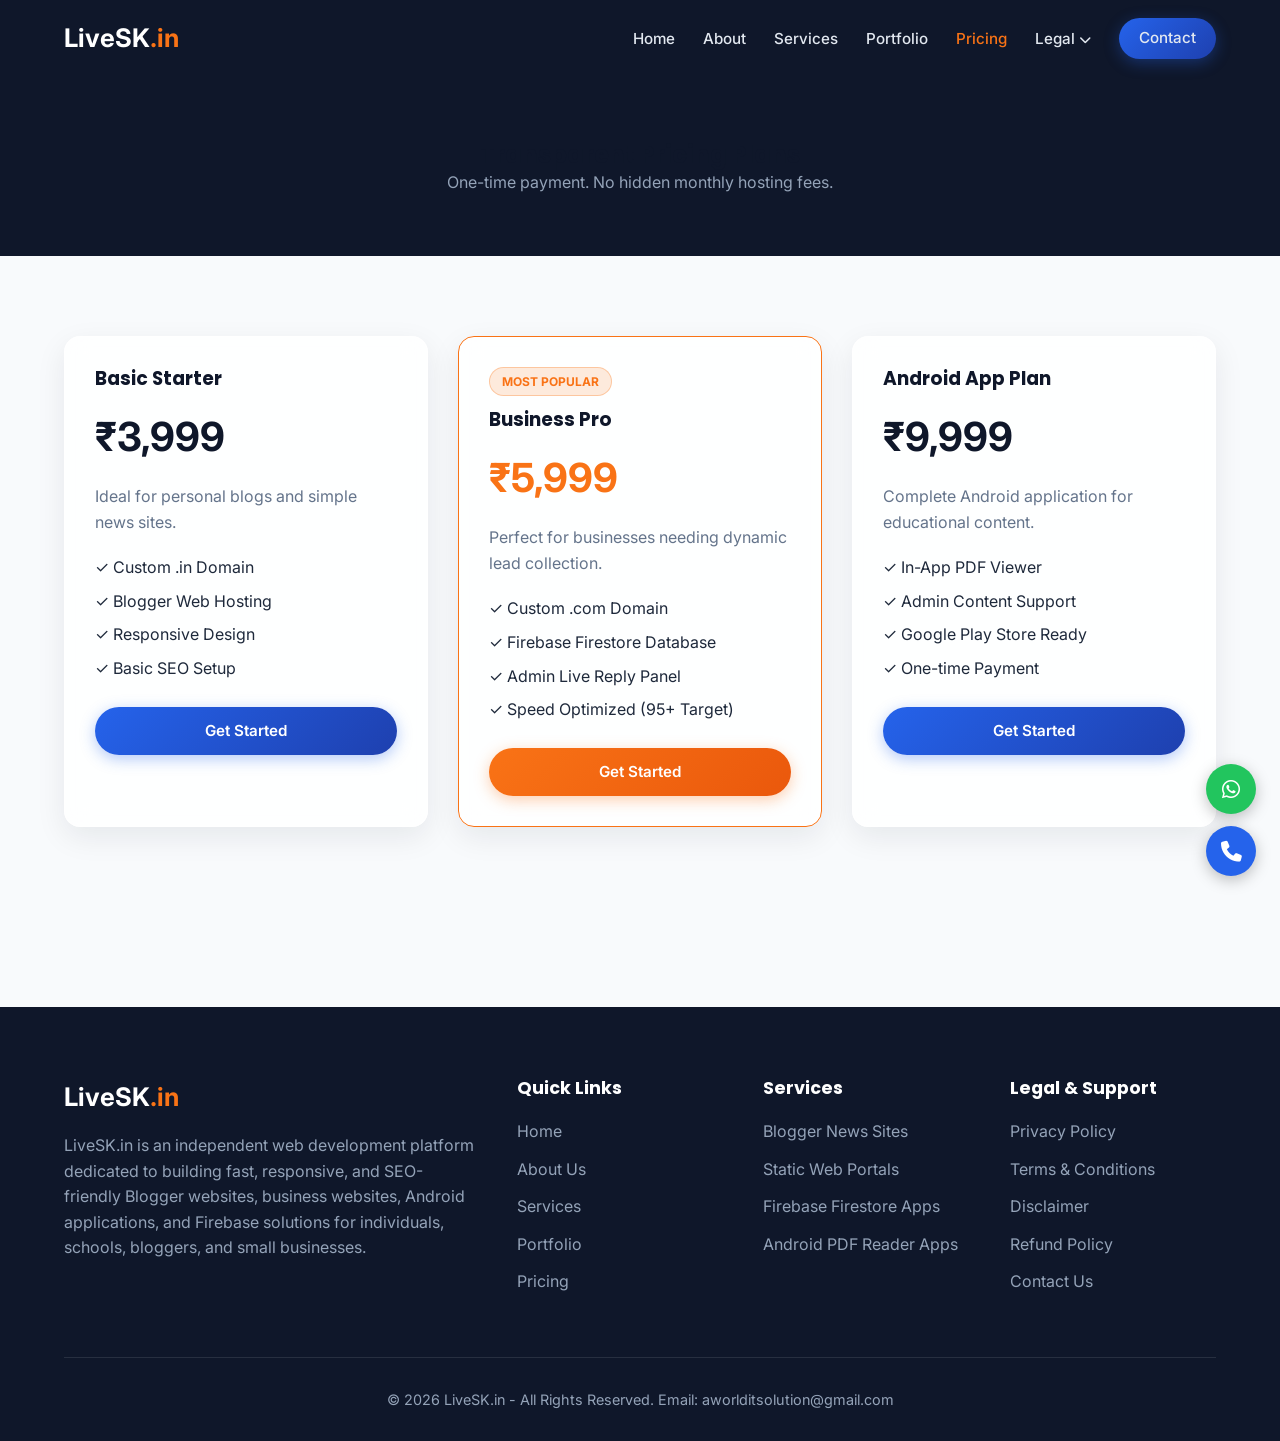
<file: pricing.html>
<!DOCTYPE html>
<html lang="en">
<head>
    <meta charset="UTF-8">
    <meta name="viewport" content="width=device-width, initial-scale=1.0">
    <title>Pricing Plans | LiveSK.in</title>
    <meta name="description" content="Affordable website and app development packages.">
    <link rel="canonical" href="https://livesk.in/">
    <link rel="preconnect" href="https://fonts.googleapis.com">
    <link rel="preconnect" href="https://fonts.gstatic.com" crossorigin>
    <link href="https://fonts.googleapis.com/css2?family=Inter:wght@300;400;500;600;700&family=Poppins:wght@500;600;700&display=swap" rel="stylesheet">
    <link rel="stylesheet" href="https://cdnjs.cloudflare.com/ajax/libs/font-awesome/6.4.0/css/all.min.css">
    <link rel="stylesheet" href="style.css">
    <link rel="stylesheet" href="responsive.css">
</head>
<body>
    
<header class="navbar" id="navbar">
    <div class="nav-container">
        <a href="index.html" class="logo">LiveSK<span>.in</span></a>
        <div class="mobile-menu-btn" id="mobileMenuBtn" style="display:none;"><i class="fa-solid fa-bars"></i></div>
        <ul class="nav-links" id="navLinks">
            <li><a href="index.html" class="">Home</a></li>
            <li><a href="about.html" class="">About</a></li>
            <li><a href="services.html" class="">Services</a></li>
            <li><a href="portfolio.html" class="">Portfolio</a></li>
            <li><a href="pricing.html" class="active">Pricing</a></li>
            <li class="dropdown">
                <a href="#">Legal <i class="fa-solid fa-chevron-down" style="font-size:0.75rem;"></i></a>
                <ul class="dropdown-menu">
                    <li><a href="privacy-policy.html">Privacy Policy</a></li>
                    <li><a href="terms.html">Terms & Conditions</a></li>
                    <li><a href="disclaimer.html">Disclaimer</a></li>
                    <li><a href="refund-policy.html">Refund Policy</a></li>
                </ul>
            </li>
            <li><a href="contact.html" class="btn btn-primary" style="padding:8px 20px;">Contact</a></li>
        </ul>
    </div>
</header>

    
<section style="padding: 140px 0 60px; background:var(--primary); color:#FFF; text-align:center;">
    <div class="container">
        <h1>Transparent Pricing Plans</h1>
        <p style="color:#94A3B8;">One-time payment. No hidden monthly hosting fees.</p>
    </div>
</section>

<section style="padding: 80px 0;">
    <div class="container">
        <div style="display:grid; grid-template-columns: repeat(3, 1fr); gap:30px;" class="grid-3">
            <div class="glass-card">
                <h3>Basic Starter</h3>
                <div style="font-size:2.5rem; font-weight:700; color:var(--primary); margin: 15px 0;">₹3,999</div>
                <p style="color:var(--text-muted); margin-bottom:20px;">Ideal for personal blogs and simple news sites.</p>
                <ul style="list-style:none; margin-bottom:25px;">
                    <li style="margin-bottom:8px;">✓ Custom .in Domain</li>
                    <li style="margin-bottom:8px;">✓ Blogger Web Hosting</li>
                    <li style="margin-bottom:8px;">✓ Responsive Design</li>
                    <li style="margin-bottom:8px;">✓ Basic SEO Setup</li>
                </ul>
                <a href="contact.html" class="btn btn-primary" style="width:100%;">Get Started</a>
            </div>

            <div class="glass-card" style="border-color:var(--accent);">
                <span class="badge badge-popular">Most Popular</span>
                <h3>Business Pro</h3>
                <div style="font-size:2.5rem; font-weight:700; color:var(--accent); margin: 15px 0;">₹5,999</div>
                <p style="color:var(--text-muted); margin-bottom:20px;">Perfect for businesses needing dynamic lead collection.</p>
                <ul style="list-style:none; margin-bottom:25px;">
                    <li style="margin-bottom:8px;">✓ Custom .com Domain</li>
                    <li style="margin-bottom:8px;">✓ Firebase Firestore Database</li>
                    <li style="margin-bottom:8px;">✓ Admin Live Reply Panel</li>
                    <li style="margin-bottom:8px;">✓ Speed Optimized (95+ Target)</li>
                </ul>
                <a href="contact.html" class="btn btn-accent" style="width:100%;">Get Started</a>
            </div>

            <div class="glass-card">
                <h3>Android App Plan</h3>
                <div style="font-size:2.5rem; font-weight:700; color:var(--primary); margin: 15px 0;">₹9,999</div>
                <p style="color:var(--text-muted); margin-bottom:20px;">Complete Android application for educational content.</p>
                <ul style="list-style:none; margin-bottom:25px;">
                    <li style="margin-bottom:8px;">✓ In-App PDF Viewer</li>
                    <li style="margin-bottom:8px;">✓ Admin Content Support</li>
                    <li style="margin-bottom:8px;">✓ Google Play Store Ready</li>
                    <li style="margin-bottom:8px;">✓ One-time Payment</li>
                </ul>
                <a href="contact.html" class="btn btn-primary" style="width:100%;">Get Started</a>
            </div>
        </div>
    </div>
</section>

    
<footer>
    <div class="container">
        <div style="display:grid; grid-template-columns: 2fr 1fr 1fr 1fr; gap:40px;" class="footer-grid">
            <div>
                <a href="index.html" class="logo" style="margin-bottom:15px; display:inline-block;">LiveSK<span>.in</span></a>
                <p>LiveSK.in is an independent web development platform dedicated to building fast, responsive, and SEO-friendly Blogger websites, business websites, Android applications, and Firebase solutions for individuals, schools, bloggers, and small businesses.</p>
            </div>
            <div>
                <h4>Quick Links</h4>
                <ul>
                    <li><a href="index.html">Home</a></li>
                    <li><a href="about.html">About Us</a></li>
                    <li><a href="services.html">Services</a></li>
                    <li><a href="portfolio.html">Portfolio</a></li>
                    <li><a href="pricing.html">Pricing</a></li>
                </ul>
            </div>
            <div>
                <h4>Services</h4>
                <ul>
                    <li><a href="services.html">Blogger News Sites</a></li>
                    <li><a href="services.html">Static Web Portals</a></li>
                    <li><a href="services.html">Firebase Firestore Apps</a></li>
                    <li><a href="services.html">Android PDF Reader Apps</a></li>
                </ul>
            </div>
            <div>
                <h4>Legal & Support</h4>
                <ul>
                    <li><a href="privacy-policy.html">Privacy Policy</a></li>
                    <li><a href="terms.html">Terms & Conditions</a></li>
                    <li><a href="disclaimer.html">Disclaimer</a></li>
                    <li><a href="refund-policy.html">Refund Policy</a></li>
                    <li><a href="contact.html">Contact Us</a></li>
                </ul>
            </div>
        </div>
        <div class="footer-bottom">
            <p>&copy; 2026 LiveSK.in - All Rights Reserved. Email: aworlditsolution@gmail.com</p>
        </div>
    </div>
</footer>

<div class="floating-btn-group">
    <a href="https://wa.me/910000000000?text=Hello%20LiveSK.in,%20I%20want%20to%20discuss%20a%20project" target="_blank" class="float-btn float-whatsapp" aria-label="WhatsApp Us"><i class="fa-brands fa-whatsapp"></i></a>
    <a href="tel:+910000000000" class="float-btn float-call" aria-label="Call Us"><i class="fa-solid fa-phone"></i></a>
    <a href="#" id="backToTop" class="float-btn float-top" aria-label="Back to top"><i class="fa-solid fa-arrow-up"></i></a>
</div>

<script src="script.js"></script>

</body>
</html>
</file>
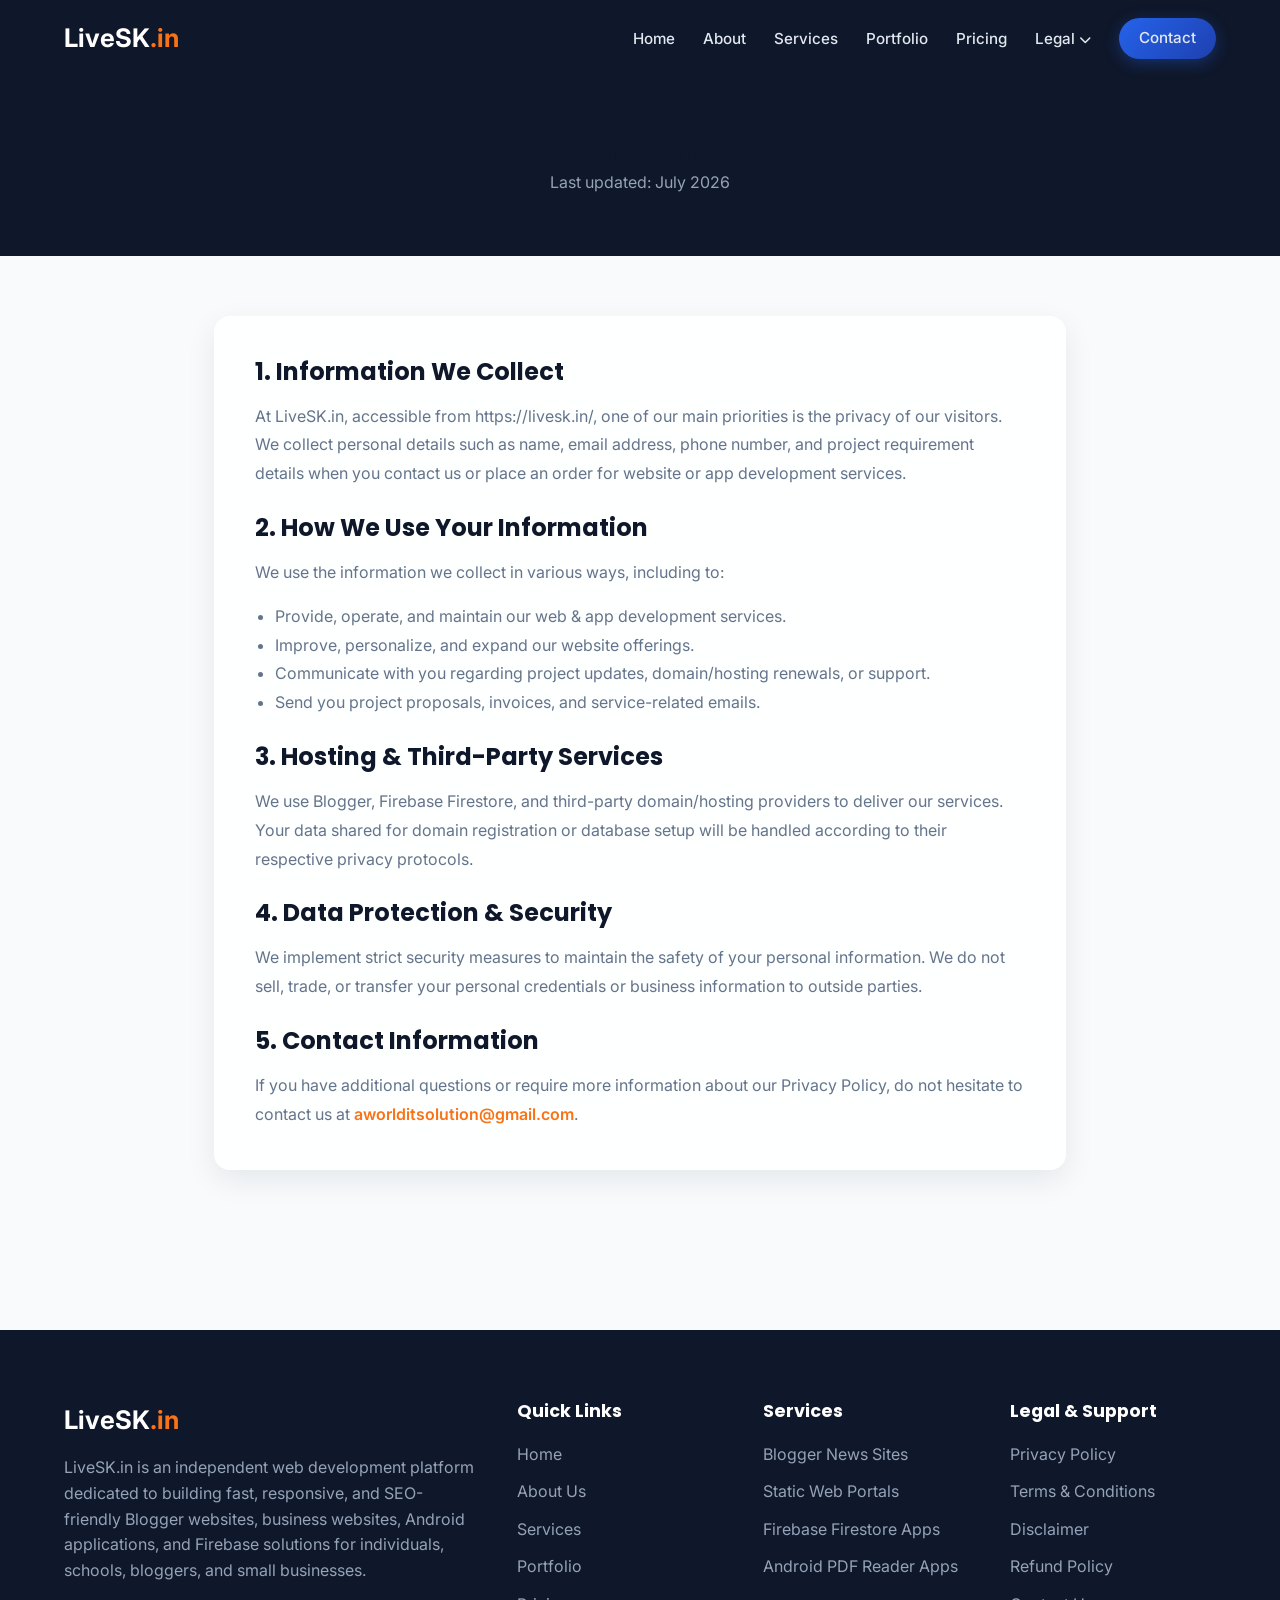
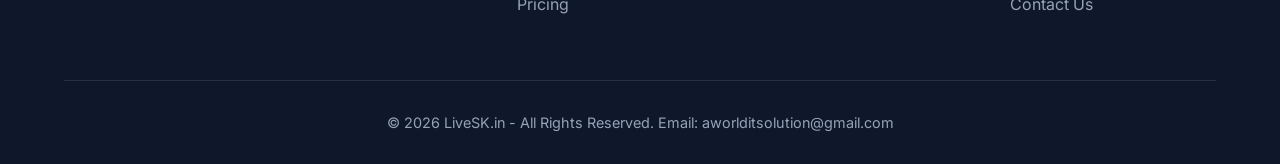
<file: privacy-policy.html>
<!DOCTYPE html>
<html lang="en">
<head>
    <meta charset="UTF-8">
    <meta name="viewport" content="width=device-width, initial-scale=1.0">
    <title>Privacy Policy | LiveSK.in</title>
    <link rel="canonical" href="https://livesk.in/privacy-policy.html">
    <link rel="preconnect" href="https://fonts.googleapis.com">
    <link rel="preconnect" href="https://fonts.gstatic.com" crossorigin>
    <link href="https://fonts.googleapis.com/css2?family=Inter:wght@300;400;500;600;700&family=Poppins:wght@500;600;700&display=swap" rel="stylesheet">
    <link rel="stylesheet" href="https://cdnjs.cloudflare.com/ajax/libs/font-awesome/6.4.0/css/all.min.css">
    <link rel="stylesheet" href="style.css">
    <link rel="stylesheet" href="responsive.css">
</head>
<body>
    
<header class="navbar" id="navbar">
    <div class="nav-container">
        <a href="index.html" class="logo">LiveSK<span>.in</span></a>
        <div class="mobile-menu-btn" id="mobileMenuBtn" style="display:none;"><i class="fa-solid fa-bars"></i></div>
        <ul class="nav-links" id="navLinks">
            <li><a href="index.html">Home</a></li>
            <li><a href="about.html">About</a></li>
            <li><a href="services.html">Services</a></li>
            <li><a href="portfolio.html">Portfolio</a></li>
            <li><a href="pricing.html">Pricing</a></li>
            <li class="dropdown">
                <a href="#">Legal <i class="fa-solid fa-chevron-down" style="font-size:0.75rem;"></i></a>
                <ul class="dropdown-menu">
                    <li><a href="privacy-policy.html" class="active">Privacy Policy</a></li>
                    <li><a href="terms.html">Terms & Conditions</a></li>
                    <li><a href="disclaimer.html">Disclaimer</a></li>
                    <li><a href="refund-policy.html">Refund Policy</a></li>
                </ul>
            </li>
            <li><a href="contact.html" class="btn btn-primary" style="padding:8px 20px;">Contact</a></li>
        </ul>
    </div>
</header>

<section style="padding: 140px 0 60px; background:var(--primary); color:#FFF; text-align:center;">
    <div class="container">
        <h1>Privacy Policy</h1>
        <p style="color:#94A3B8;">Last updated: July 2026</p>
    </div>
</section>

<section style="padding: 60px 0;">
    <div class="container" style="max-width: 900px;">
        <div class="glass-card" style="padding: 40px; line-height: 1.8;">
            <h2 style="margin-bottom: 15px; color: var(--primary);">1. Information We Collect</h2>
            <p style="color:var(--text-muted); margin-bottom: 25px;">
                At LiveSK.in, accessible from https://livesk.in/, one of our main priorities is the privacy of our visitors. We collect personal details such as name, email address, phone number, and project requirement details when you contact us or place an order for website or app development services.
            </p>

            <h2 style="margin-bottom: 15px; color: var(--primary);">2. How We Use Your Information</h2>
            <p style="color:var(--text-muted); margin-bottom: 15px;">We use the information we collect in various ways, including to:</p>
            <ul style="margin-left: 20px; color:var(--text-muted); margin-bottom: 25px;">
                <li>Provide, operate, and maintain our web & app development services.</li>
                <li>Improve, personalize, and expand our website offerings.</li>
                <li>Communicate with you regarding project updates, domain/hosting renewals, or support.</li>
                <li>Send you project proposals, invoices, and service-related emails.</li>
            </ul>

            <h2 style="margin-bottom: 15px; color: var(--primary);">3. Hosting & Third-Party Services</h2>
            <p style="color:var(--text-muted); margin-bottom: 25px;">
                We use Blogger, Firebase Firestore, and third-party domain/hosting providers to deliver our services. Your data shared for domain registration or database setup will be handled according to their respective privacy protocols.
            </p>

            <h2 style="margin-bottom: 15px; color: var(--primary);">4. Data Protection & Security</h2>
            <p style="color:var(--text-muted); margin-bottom: 25px;">
                We implement strict security measures to maintain the safety of your personal information. We do not sell, trade, or transfer your personal credentials or business information to outside parties.
            </p>

            <h2 style="margin-bottom: 15px; color: var(--primary);">5. Contact Information</h2>
            <p style="color:var(--text-muted);">
                If you have additional questions or require more information about our Privacy Policy, do not hesitate to contact us at <a href="mailto:aworlditsolution@gmail.com" style="color: var(--accent); font-weight:600;">aworlditsolution@gmail.com</a>.
            </p>
        </div>
    </div>
</section>

<footer>
    <div class="container">
        <div style="display:grid; grid-template-columns: 2fr 1fr 1fr 1fr; gap:40px;" class="footer-grid">
            <div>
                <a href="index.html" class="logo" style="margin-bottom:15px; display:inline-block;">LiveSK<span>.in</span></a>
                <p>LiveSK.in is an independent web development platform dedicated to building fast, responsive, and SEO-friendly Blogger websites, business websites, Android applications, and Firebase solutions for individuals, schools, bloggers, and small businesses.</p>
            </div>
            <div>
                <h4>Quick Links</h4>
                <ul>
                    <li><a href="index.html">Home</a></li>
                    <li><a href="about.html">About Us</a></li>
                    <li><a href="services.html">Services</a></li>
                    <li><a href="portfolio.html">Portfolio</a></li>
                    <li><a href="pricing.html">Pricing</a></li>
                </ul>
            </div>
            <div>
                <h4>Services</h4>
                <ul>
                    <li><a href="services.html">Blogger News Sites</a></li>
                    <li><a href="services.html">Static Web Portals</a></li>
                    <li><a href="services.html">Firebase Firestore Apps</a></li>
                    <li><a href="services.html">Android PDF Reader Apps</a></li>
                </ul>
            </div>
            <div>
                <h4>Legal & Support</h4>
                <ul>
                    <li><a href="privacy-policy.html">Privacy Policy</a></li>
                    <li><a href="terms.html">Terms & Conditions</a></li>
                    <li><a href="disclaimer.html">Disclaimer</a></li>
                    <li><a href="refund-policy.html">Refund Policy</a></li>
                    <li><a href="contact.html">Contact Us</a></li>
                </ul>
            </div>
        </div>
        <div class="footer-bottom">
            <p>&copy; 2026 LiveSK.in - All Rights Reserved. Email: aworlditsolution@gmail.com</p>
        </div>
    </div>
</footer>

<script src="script.js"></script>
</body>
</html>
</file>
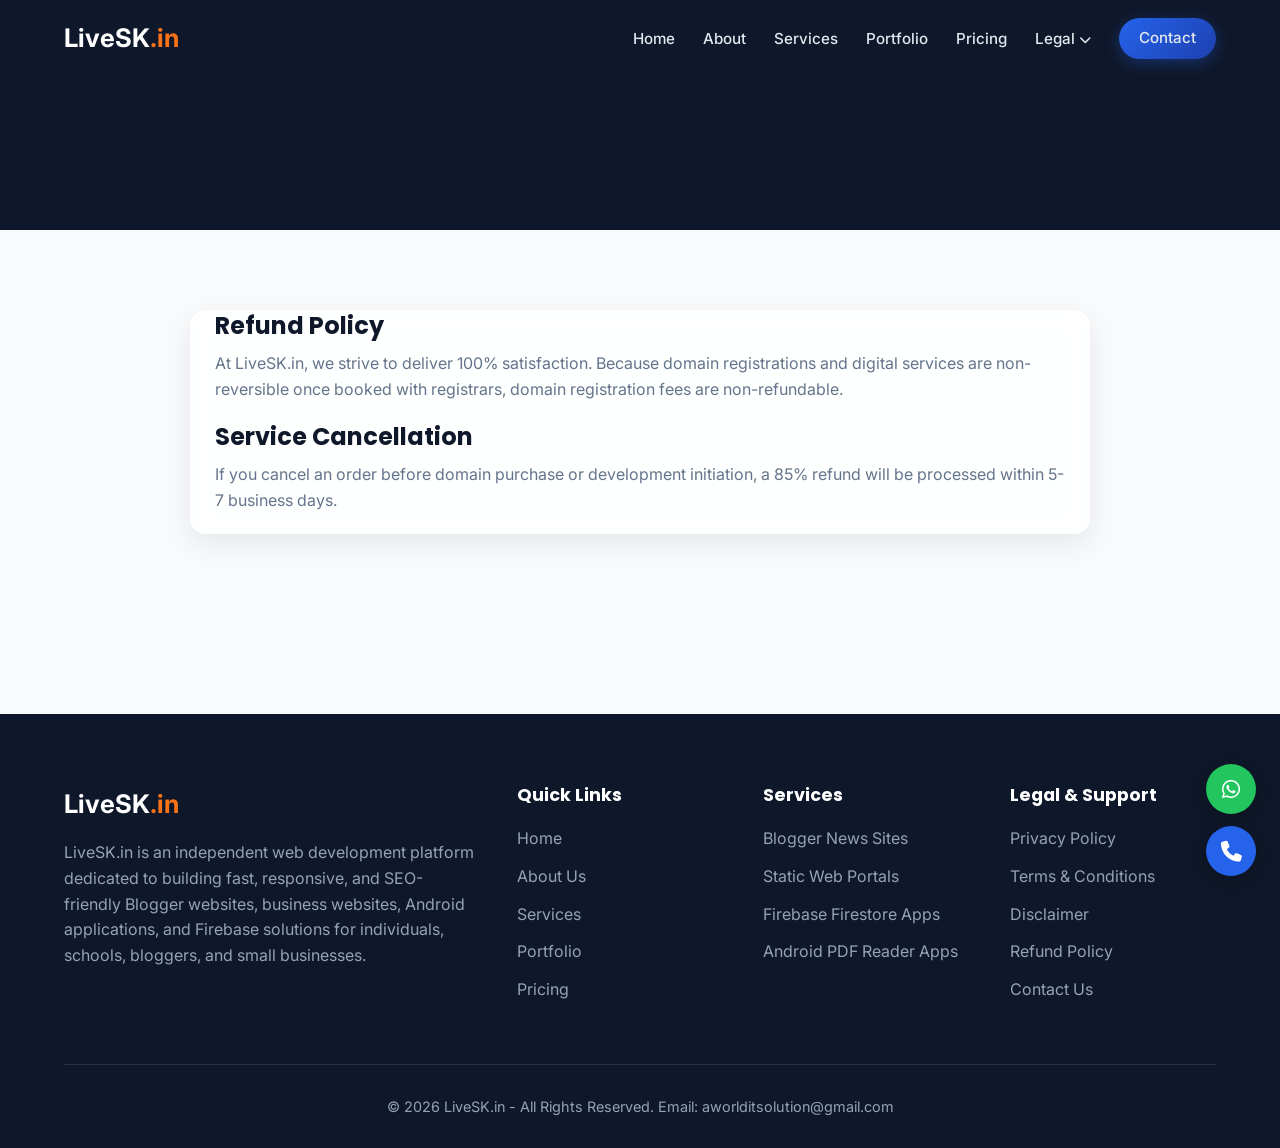
<file: refund-policy.html>
<!DOCTYPE html>
<html lang="en">
<head>
    <meta charset="UTF-8">
    <meta name="viewport" content="width=device-width, initial-scale=1.0">
    <title>Refund Policy | LiveSK.in</title>
    <meta name="description" content="LiveSK.in refund guidelines.">
    <link rel="canonical" href="https://livesk.in/">
    <link rel="preconnect" href="https://fonts.googleapis.com">
    <link rel="preconnect" href="https://fonts.gstatic.com" crossorigin>
    <link href="https://fonts.googleapis.com/css2?family=Inter:wght@300;400;500;600;700&family=Poppins:wght@500;600;700&display=swap" rel="stylesheet">
    <link rel="stylesheet" href="https://cdnjs.cloudflare.com/ajax/libs/font-awesome/6.4.0/css/all.min.css">
    <link rel="stylesheet" href="style.css">
    <link rel="stylesheet" href="responsive.css">
</head>
<body>
    
<header class="navbar" id="navbar">
    <div class="nav-container">
        <a href="index.html" class="logo">LiveSK<span>.in</span></a>
        <div class="mobile-menu-btn" id="mobileMenuBtn" style="display:none;"><i class="fa-solid fa-bars"></i></div>
        <ul class="nav-links" id="navLinks">
            <li><a href="index.html" class="">Home</a></li>
            <li><a href="about.html" class="">About</a></li>
            <li><a href="services.html" class="">Services</a></li>
            <li><a href="portfolio.html" class="">Portfolio</a></li>
            <li><a href="pricing.html" class="">Pricing</a></li>
            <li class="dropdown">
                <a href="#">Legal <i class="fa-solid fa-chevron-down" style="font-size:0.75rem;"></i></a>
                <ul class="dropdown-menu">
                    <li><a href="privacy-policy.html">Privacy Policy</a></li>
                    <li><a href="terms.html">Terms & Conditions</a></li>
                    <li><a href="disclaimer.html">Disclaimer</a></li>
                    <li><a href="refund-policy.html">Refund Policy</a></li>
                </ul>
            </li>
            <li><a href="contact.html" class="btn btn-primary" style="padding:8px 20px;">Contact</a></li>
        </ul>
    </div>
</header>

    
<section style="padding: 140px 0 60px; background:var(--primary); color:#FFF; text-align:center;">
    <div class="container">
        <h1>Refund & Cancellation Policy</h1>
    </div>
</section>

<section style="padding: 80px 0;">
    <div class="container glass-card" style="max-width:900px;">
        <h2>Refund Policy</h2>
        <p style="margin: 10px 0 20px; color:var(--text-muted);">At LiveSK.in, we strive to deliver 100% satisfaction. Because domain registrations and digital services are non-reversible once booked with registrars, domain registration fees are non-refundable.</p>
        
        <h2>Service Cancellation</h2>
        <p style="margin: 10px 0 20px; color:var(--text-muted);">If you cancel an order before domain purchase or development initiation, a 85% refund will be processed within 5-7 business days.</p>
    </div>
</section>

    
<footer>
    <div class="container">
        <div style="display:grid; grid-template-columns: 2fr 1fr 1fr 1fr; gap:40px;" class="footer-grid">
            <div>
                <a href="index.html" class="logo" style="margin-bottom:15px; display:inline-block;">LiveSK<span>.in</span></a>
                <p>LiveSK.in is an independent web development platform dedicated to building fast, responsive, and SEO-friendly Blogger websites, business websites, Android applications, and Firebase solutions for individuals, schools, bloggers, and small businesses.</p>
            </div>
            <div>
                <h4>Quick Links</h4>
                <ul>
                    <li><a href="index.html">Home</a></li>
                    <li><a href="about.html">About Us</a></li>
                    <li><a href="services.html">Services</a></li>
                    <li><a href="portfolio.html">Portfolio</a></li>
                    <li><a href="pricing.html">Pricing</a></li>
                </ul>
            </div>
            <div>
                <h4>Services</h4>
                <ul>
                    <li><a href="services.html">Blogger News Sites</a></li>
                    <li><a href="services.html">Static Web Portals</a></li>
                    <li><a href="services.html">Firebase Firestore Apps</a></li>
                    <li><a href="services.html">Android PDF Reader Apps</a></li>
                </ul>
            </div>
            <div>
                <h4>Legal & Support</h4>
                <ul>
                    <li><a href="privacy-policy.html">Privacy Policy</a></li>
                    <li><a href="terms.html">Terms & Conditions</a></li>
                    <li><a href="disclaimer.html">Disclaimer</a></li>
                    <li><a href="refund-policy.html">Refund Policy</a></li>
                    <li><a href="contact.html">Contact Us</a></li>
                </ul>
            </div>
        </div>
        <div class="footer-bottom">
            <p>&copy; 2026 LiveSK.in - All Rights Reserved. Email: aworlditsolution@gmail.com</p>
        </div>
    </div>
</footer>

<div class="floating-btn-group">
    <a href="https://wa.me/+919415681102?text=Hello%20LiveSK.in,%20I%20want%20to%20discuss%20a%20project" target="_blank" class="float-btn float-whatsapp" aria-label="WhatsApp Us"><i class="fa-brands fa-whatsapp"></i></a>
    <a href="tel:+919415681102" class="float-btn float-call" aria-label="Call Us"><i class="fa-solid fa-phone"></i></a>
    <a href="#" id="backToTop" class="float-btn float-top" aria-label="Back to top"><i class="fa-solid fa-arrow-up"></i></a>
</div>

<script src="script.js"></script>

</body>
</html>
</file>
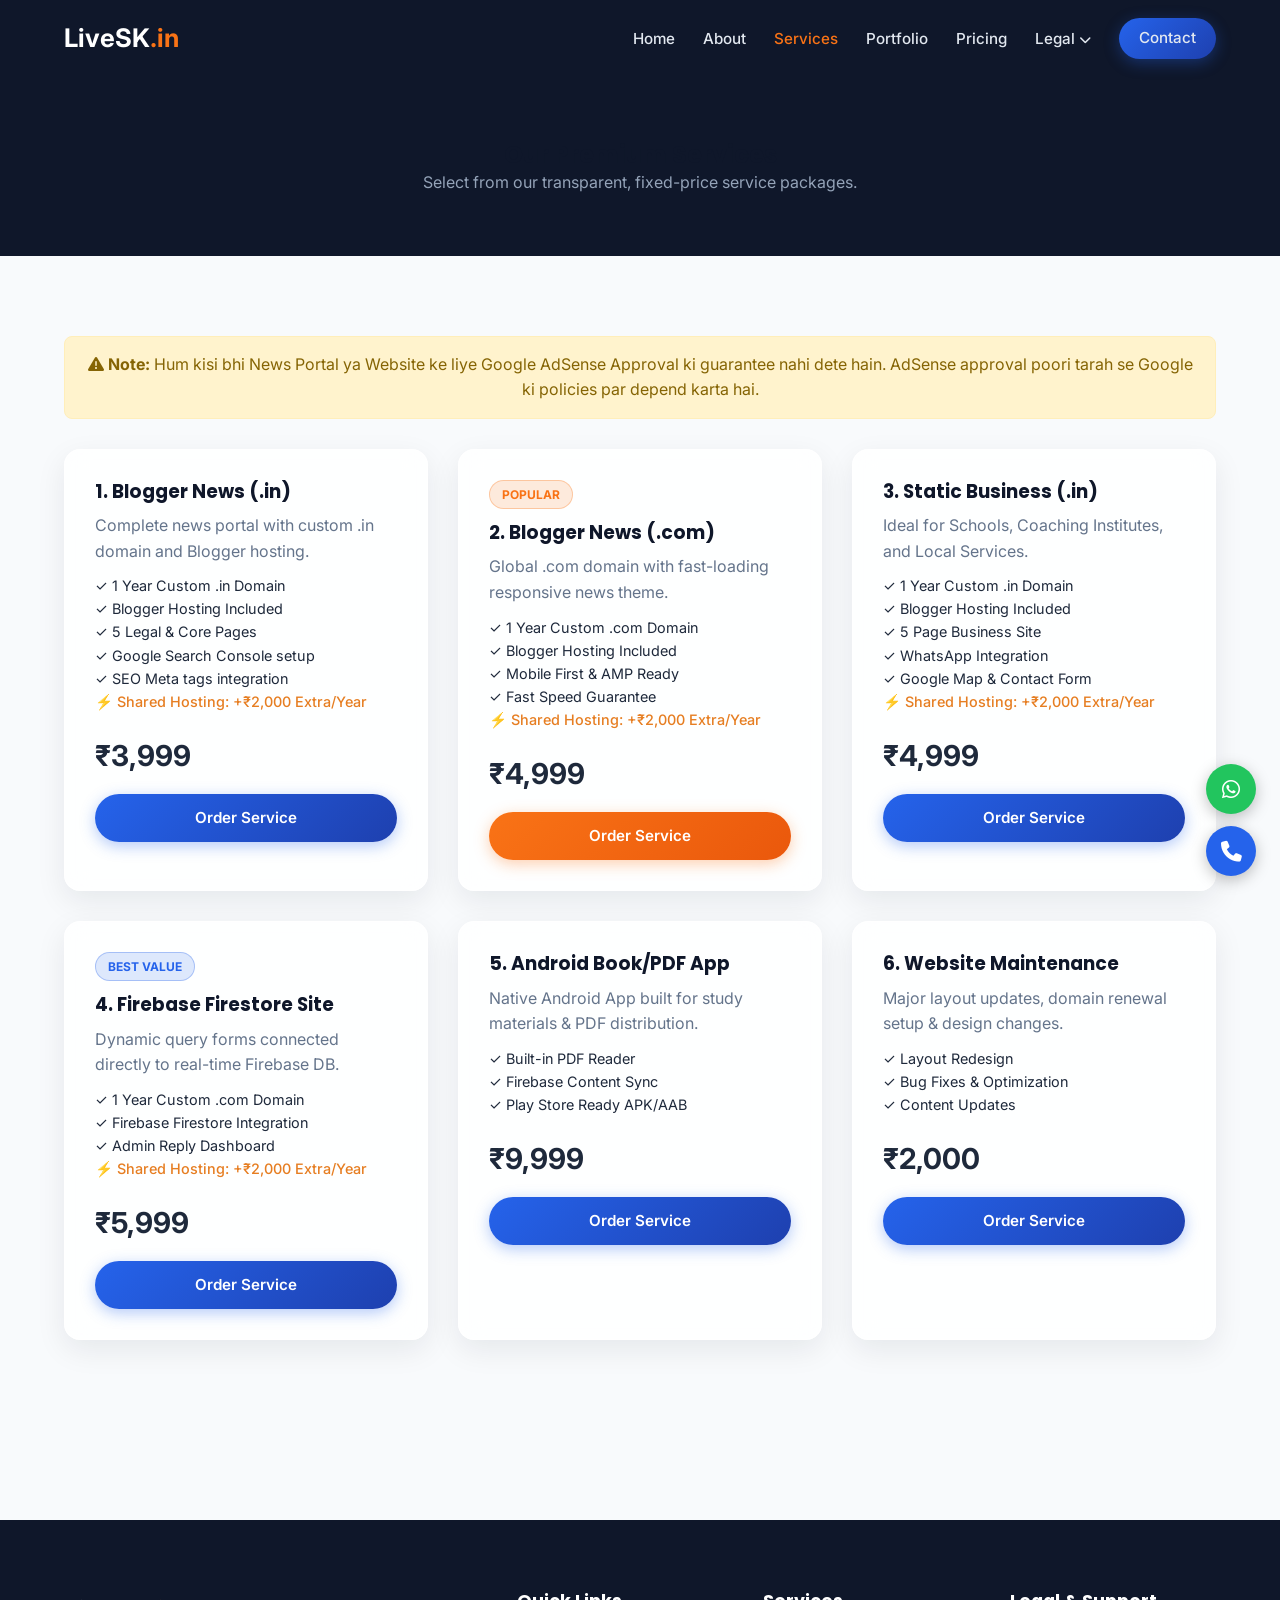
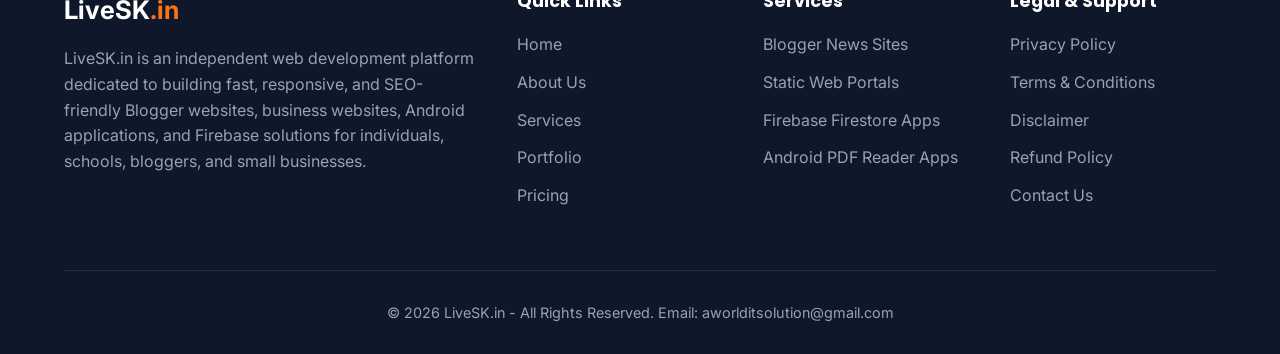
<file: services.html>
<!DOCTYPE html>
<html lang="en">
<head>
    <meta charset="UTF-8">
    <meta name="viewport" content="width=device-width, initial-scale=1.0">
    <title>Services & Pricing | LiveSK.in</title>
    <meta name="description" content="Explore Blogger and Android app development packages.">
    <link rel="canonical" href="https://livesk.in/">
    <link rel="preconnect" href="https://fonts.googleapis.com">
    <link rel="preconnect" href="https://fonts.gstatic.com" crossorigin>
    <link href="https://fonts.googleapis.com/css2?family=Inter:wght@300;400;500;600;700&family=Poppins:wght@500;600;700&display=swap" rel="stylesheet">
    <link rel="stylesheet" href="https://cdnjs.cloudflare.com/ajax/libs/font-awesome/6.4.0/css/all.min.css">
    <link rel="stylesheet" href="style.css">
    <link rel="stylesheet" href="responsive.css">
</head>
<body>
    
<header class="navbar" id="navbar">
    <div class="nav-container">
        <a href="index.html" class="logo">LiveSK<span>.in</span></a>
        <div class="mobile-menu-btn" id="mobileMenuBtn" style="display:none;"><i class="fa-solid fa-bars"></i></div>
        <ul class="nav-links" id="navLinks">
            <li><a href="index.html" class="">Home</a></li>
            <li><a href="about.html" class="">About</a></li>
            <li><a href="services.html" class="active">Services</a></li>
            <li><a href="portfolio.html" class="">Portfolio</a></li>
            <li><a href="pricing.html" class="">Pricing</a></li>
            <li class="dropdown">
                <a href="#">Legal <i class="fa-solid fa-chevron-down" style="font-size:0.75rem;"></i></a>
                <ul class="dropdown-menu">
                    <li><a href="privacy-policy.html">Privacy Policy</a></li>
                    <li><a href="terms.html">Terms & Conditions</a></li>
                    <li><a href="disclaimer.html">Disclaimer</a></li>
                    <li><a href="refund-policy.html">Refund Policy</a></li>
                </ul>
            </li>
            <li><a href="contact.html" class="btn btn-primary" style="padding:8px 20px;">Contact</a></li>
        </ul>
    </div>
</header>

<section style="padding: 140px 0 60px; background:var(--primary); color:#FFF; text-align:center;">
    <div class="container">
        <h1>Our Premium Services</h1>
        <p style="color:#94A3B8;">Select from our transparent, fixed-price service packages.</p>
    </div>
</section>

<section style="padding: 80px 0;">
    <div class="container">
        
        <!-- AdSense Disclaimer Notice -->
        <div style="background-color: #fff3cd; color: #856404; padding: 15px; border-radius: 8px; border: 1px solid #ffeeba; margin-bottom: 30px; text-align: center;">
            <i class="fa-solid fa-triangle-exclamation"></i> <strong>Note:</strong> Hum kisi bhi News Portal ya Website ke liye Google AdSense Approval ki guarantee nahi dete hain. AdSense approval poori tarah se Google ki policies par depend karta hai.
        </div>

        <div style="display:grid; grid-template-columns: repeat(3, 1fr); gap:30px;" class="grid-3">
            
            <div class="glass-card">
                <h3>1. Blogger News (.in)</h3>
                <p style="color:var(--text-muted); margin:10px 0;">Complete news portal with custom .in domain and Blogger hosting.</p>
                <ul style="list-style:none; font-size:0.9rem; margin-bottom:20px;">
                    <li>✓ 1 Year Custom .in Domain</li>
                    <li>✓ Blogger Hosting Included</li>
                    <li>✓ 5 Legal & Core Pages</li>
                    <li>✓ Google Search Console setup</li>
                    <li>✓ SEO Meta tags integration</li>
                    <li style="color: #e67e22; font-weight: 500;">⚡ Shared Hosting: +₹2,000 Extra/Year</li>
                </ul>
                <div style="font-size:1.8rem; font-weight:700; margin-bottom:15px;">₹3,999</div>
                <a href="contact.html" class="btn btn-primary" style="width:100%;">Order Service</a>
            </div>
            
            <div class="glass-card">
                <span class="badge badge-popular">Popular</span>
                <h3>2. Blogger News (.com)</h3>
                <p style="color:var(--text-muted); margin:10px 0;">Global .com domain with fast-loading responsive news theme.</p>
                <ul style="list-style:none; font-size:0.9rem; margin-bottom:20px;">
                    <li>✓ 1 Year Custom .com Domain</li>
                    <li>✓ Blogger Hosting Included</li>
                    <li>✓ Mobile First & AMP Ready</li>
                    <li>✓ Fast Speed Guarantee</li>
                    <li style="color: #e67e22; font-weight: 500;">⚡ Shared Hosting: +₹2,000 Extra/Year</li>
                </ul>
                <div style="font-size:1.8rem; font-weight:700; margin-bottom:15px;">₹4,999</div>
                <a href="contact.html" class="btn btn-accent" style="width:100%;">Order Service</a>
            </div>

            <div class="glass-card">
                <h3>3. Static Business (.in)</h3>
                <p style="color:var(--text-muted); margin:10px 0;">Ideal for Schools, Coaching Institutes, and Local Services.</p>
                <ul style="list-style:none; font-size:0.9rem; margin-bottom:20px;">
                    <li>✓ 1 Year Custom .in Domain</li>
                    <li>✓ Blogger Hosting Included</li>
                    <li>✓ 5 Page Business Site</li>
                    <li>✓ WhatsApp Integration</li>
                    <li>✓ Google Map & Contact Form</li>
                    <li style="color: #e67e22; font-weight: 500;">⚡ Shared Hosting: +₹2,000 Extra/Year</li>
                </ul>
                <div style="font-size:1.8rem; font-weight:700; margin-bottom:15px;">₹4,999</div>
                <a href="contact.html" class="btn btn-primary" style="width:100%;">Order Service</a>
            </div>

            <div class="glass-card">
                <span class="badge badge-value">Best Value</span>
                <h3>4. Firebase Firestore Site</h3>
                <p style="color:var(--text-muted); margin:10px 0;">Dynamic query forms connected directly to real-time Firebase DB.</p>
                <ul style="list-style:none; font-size:0.9rem; margin-bottom:20px;">
                    <li>✓ 1 Year Custom .com Domain</li>
                    <li>✓ Firebase Firestore Integration</li>
                    <li>✓ Admin Reply Dashboard</li>
                    <li style="color: #e67e22; font-weight: 500;">⚡ Shared Hosting: +₹2,000 Extra/Year</li>
                </ul>
                <div style="font-size:1.8rem; font-weight:700; margin-bottom:15px;">₹5,999</div>
                <a href="contact.html" class="btn btn-primary" style="width:100%;">Order Service</a>
            </div>

            <div class="glass-card">
                <h3>5. Android Book/PDF App</h3>
                <p style="color:var(--text-muted); margin:10px 0;">Native Android App built for study materials & PDF distribution.</p>
                <ul style="list-style:none; font-size:0.9rem; margin-bottom:20px;">
                    <li>✓ Built-in PDF Reader</li>
                    <li>✓ Firebase Content Sync</li>
                    <li>✓ Play Store Ready APK/AAB</li>
                </ul>
                <div style="font-size:1.8rem; font-weight:700; margin-bottom:15px;">₹9,999</div>
                <a href="contact.html" class="btn btn-primary" style="width:100%;">Order Service</a>
            </div>

            <div class="glass-card">
                <h3>6. Website Maintenance</h3>
                <p style="color:var(--text-muted); margin:10px 0;">Major layout updates, domain renewal setup & design changes.</p>
                <ul style="list-style:none; font-size:0.9rem; margin-bottom:20px;">
                    <li>✓ Layout Redesign</li>
                    <li>✓ Bug Fixes & Optimization</li>
                    <li>✓ Content Updates</li>
                </ul>
                <div style="font-size:1.8rem; font-weight:700; margin-bottom:15px;">₹2,000</div>
                <a href="contact.html" class="btn btn-primary" style="width:100%;">Order Service</a>
            </div>
        </div>
    </div>
</section>

<footer>
    <div class="container">
        <div style="display:grid; grid-template-columns: 2fr 1fr 1fr 1fr; gap:40px;" class="footer-grid">
            <div>
                <a href="index.html" class="logo" style="margin-bottom:15px; display:inline-block;">LiveSK<span>.in</span></a>
                <p>LiveSK.in is an independent web development platform dedicated to building fast, responsive, and SEO-friendly Blogger websites, business websites, Android applications, and Firebase solutions for individuals, schools, bloggers, and small businesses.</p>
            </div>
            <div>
                <h4>Quick Links</h4>
                <ul>
                    <li><a href="index.html">Home</a></li>
                    <li><a href="about.html">About Us</a></li>
                    <li><a href="services.html">Services</a></li>
                    <li><a href="portfolio.html">Portfolio</a></li>
                    <li><a href="pricing.html">Pricing</a></li>
                </ul>
            </div>
            <div>
                <h4>Services</h4>
                <ul>
                    <li><a href="services.html">Blogger News Sites</a></li>
                    <li><a href="services.html">Static Web Portals</a></li>
                    <li><a href="services.html">Firebase Firestore Apps</a></li>
                    <li><a href="services.html">Android PDF Reader Apps</a></li>
                </ul>
            </div>
            <div>
                <h4>Legal & Support</h4>
                <ul>
                    <li><a href="privacy-policy.html">Privacy Policy</a></li>
                    <li><a href="terms.html">Terms & Conditions</a></li>
                    <li><a href="disclaimer.html">Disclaimer</a></li>
                    <li><a href="refund-policy.html">Refund Policy</a></li>
                    <li><a href="contact.html">Contact Us</a></li>
                </ul>
            </div>
        </div>
        <div class="footer-bottom">
            <p>&copy; 2026 LiveSK.in - All Rights Reserved. Email: aworlditsolution@gmail.com</p>
        </div>
    </div>
</footer>

<div class="floating-btn-group">
    <a href="https://wa.me/919415681102?text=Hello%20LiveSK.in,%20I%20want%20to%20discuss%20a%20project" target="_blank" class="float-btn float-whatsapp" aria-label="WhatsApp Us"><i class="fa-brands fa-whatsapp"></i></a>
    <a href="tel:+919415681102" class="float-btn float-call" aria-label="Call Us"><i class="fa-solid fa-phone"></i></a>
    <a href="#" id="backToTop" class="float-btn float-top" aria-label="Back to top"><i class="fa-solid fa-arrow-up"></i></a>
</div>

<script src="script.js"></script>

</body>
</html>
</file>
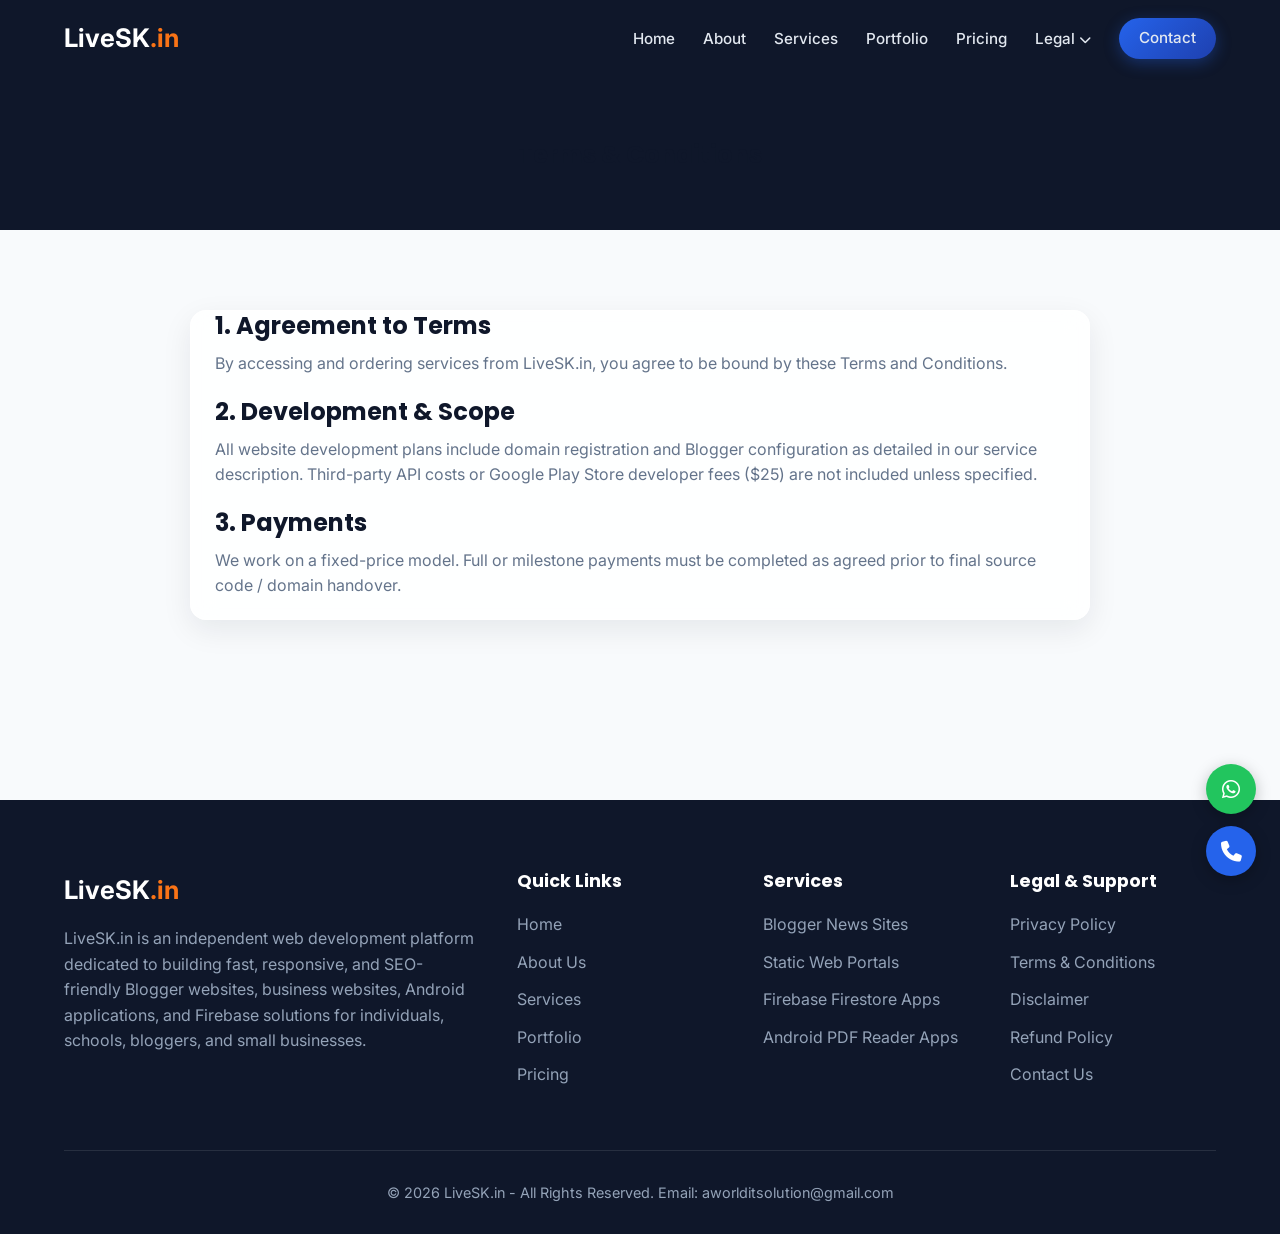
<file: terms.html>
<!DOCTYPE html>
<html lang="en">
<head>
    <meta charset="UTF-8">
    <meta name="viewport" content="width=device-width, initial-scale=1.0">
    <title>Terms & Conditions | LiveSK.in</title>
    <meta name="description" content="LiveSK.in service agreement.">
    <link rel="canonical" href="https://livesk.in/">
    <link rel="preconnect" href="https://fonts.googleapis.com">
    <link rel="preconnect" href="https://fonts.gstatic.com" crossorigin>
    <link href="https://fonts.googleapis.com/css2?family=Inter:wght@300;400;500;600;700&family=Poppins:wght@500;600;700&display=swap" rel="stylesheet">
    <link rel="stylesheet" href="https://cdnjs.cloudflare.com/ajax/libs/font-awesome/6.4.0/css/all.min.css">
    <link rel="stylesheet" href="style.css">
    <link rel="stylesheet" href="responsive.css">
</head>
<body>
    
<header class="navbar" id="navbar">
    <div class="nav-container">
        <a href="index.html" class="logo">LiveSK<span>.in</span></a>
        <div class="mobile-menu-btn" id="mobileMenuBtn" style="display:none;"><i class="fa-solid fa-bars"></i></div>
        <ul class="nav-links" id="navLinks">
            <li><a href="index.html" class="">Home</a></li>
            <li><a href="about.html" class="">About</a></li>
            <li><a href="services.html" class="">Services</a></li>
            <li><a href="portfolio.html" class="">Portfolio</a></li>
            <li><a href="pricing.html" class="">Pricing</a></li>
            <li class="dropdown">
                <a href="#">Legal <i class="fa-solid fa-chevron-down" style="font-size:0.75rem;"></i></a>
                <ul class="dropdown-menu">
                    <li><a href="privacy-policy.html">Privacy Policy</a></li>
                    <li><a href="terms.html">Terms & Conditions</a></li>
                    <li><a href="disclaimer.html">Disclaimer</a></li>
                    <li><a href="refund-policy.html">Refund Policy</a></li>
                </ul>
            </li>
            <li><a href="contact.html" class="btn btn-primary" style="padding:8px 20px;">Contact</a></li>
        </ul>
    </div>
</header>

    
<section style="padding: 140px 0 60px; background:var(--primary); color:#FFF; text-align:center;">
    <div class="container">
        <h1>Terms & Conditions</h1>
    </div>
</section>

<section style="padding: 80px 0;">
    <div class="container glass-card" style="max-width:900px;">
        <h2>1. Agreement to Terms</h2>
        <p style="margin: 10px 0 20px; color:var(--text-muted);">By accessing and ordering services from LiveSK.in, you agree to be bound by these Terms and Conditions.</p>
        
        <h2>2. Development & Scope</h2>
        <p style="margin: 10px 0 20px; color:var(--text-muted);">All website development plans include domain registration and Blogger configuration as detailed in our service description. Third-party API costs or Google Play Store developer fees ($25) are not included unless specified.</p>
        
        <h2>3. Payments</h2>
        <p style="margin: 10px 0 20px; color:var(--text-muted);">We work on a fixed-price model. Full or milestone payments must be completed as agreed prior to final source code / domain handover.</p>
    </div>
</section>

    
<footer>
    <div class="container">
        <div style="display:grid; grid-template-columns: 2fr 1fr 1fr 1fr; gap:40px;" class="footer-grid">
            <div>
                <a href="index.html" class="logo" style="margin-bottom:15px; display:inline-block;">LiveSK<span>.in</span></a>
                <p>LiveSK.in is an independent web development platform dedicated to building fast, responsive, and SEO-friendly Blogger websites, business websites, Android applications, and Firebase solutions for individuals, schools, bloggers, and small businesses.</p>
            </div>
            <div>
                <h4>Quick Links</h4>
                <ul>
                    <li><a href="index.html">Home</a></li>
                    <li><a href="about.html">About Us</a></li>
                    <li><a href="services.html">Services</a></li>
                    <li><a href="portfolio.html">Portfolio</a></li>
                    <li><a href="pricing.html">Pricing</a></li>
                </ul>
            </div>
            <div>
                <h4>Services</h4>
                <ul>
                    <li><a href="services.html">Blogger News Sites</a></li>
                    <li><a href="services.html">Static Web Portals</a></li>
                    <li><a href="services.html">Firebase Firestore Apps</a></li>
                    <li><a href="services.html">Android PDF Reader Apps</a></li>
                </ul>
            </div>
            <div>
                <h4>Legal & Support</h4>
                <ul>
                    <li><a href="privacy-policy.html">Privacy Policy</a></li>
                    <li><a href="terms.html">Terms & Conditions</a></li>
                    <li><a href="disclaimer.html">Disclaimer</a></li>
                    <li><a href="refund-policy.html">Refund Policy</a></li>
                    <li><a href="contact.html">Contact Us</a></li>
                </ul>
            </div>
        </div>
        <div class="footer-bottom">
            <p>&copy; 2026 LiveSK.in - All Rights Reserved. Email: aworlditsolution@gmail.com</p>
        </div>
    </div>
</footer>

<div class="floating-btn-group">
    <a href="https://wa.me/+919415681102?text=Hello%20LiveSK.in,%20I%20want%20to%20discuss%20a%20project" target="_blank" class="float-btn float-whatsapp" aria-label="WhatsApp Us"><i class="fa-brands fa-whatsapp"></i></a>
    <a href="tel:+919415681102" class="float-btn float-call" aria-label="Call Us"><i class="fa-solid fa-phone"></i></a>
    <a href="#" id="backToTop" class="float-btn float-top" aria-label="Back to top"><i class="fa-solid fa-arrow-up"></i></a>
</div>

<script src="script.js"></script>

</body>
</html>
</file>
<file: style.css>
/* LiveSK.in Master Stylesheet */
:root {
  --primary: #0F172A;
  --secondary: #2563EB;
  --accent: #F97316;
  --success: #22C55E;
  --bg-color: #F8FAFC;
  --text-main: #1E293B;
  --text-muted: #64748B;
  --glass-bg: rgba(255, 255, 255, 0.85);
  --glass-border: rgba(255, 255, 255, 0.5);
  --glass-shadow: 0 10px 30px rgba(15, 23, 42, 0.08);
  --radius: 16px;
  --transition: all 0.3s cubic-bezier(0.4, 0, 0.2, 1);
}

* {
  margin: 0;
  padding: 0;
  box-sizing: border-box;
  font-family: 'Inter', -apple-system, BlinkMacSystemFont, sans-serif;
  scroll-behavior: smooth;
}

h1, h2, h3, h4, h5, h6 {
  font-family: 'Poppins', sans-serif;
  color: var(--primary);
  line-height: 1.25;
}

body {
  background-color: var(--bg-color);
  color: var(--text-main);
  line-height: 1.6;
  overflow-x: hidden;
}

a {
  text-decoration: none;
  color: inherit;
}

/* Glassmorphism Cards */
.glass-card {
  background: var(--glass-bg);
  backdrop-filter: blur(12px);
  -webkit-backdrop-filter: blur(12px);
  border: 1px solid var(--glass-border);
  border-radius: var(--radius);
  box-shadow: var(--glass-shadow);
  padding: 30px;
  transition: var(--transition);
  position: relative;
  overflow: hidden;
}

.glass-card:hover {
  transform: translateY(-8px);
  box-shadow: 0 20px 40px rgba(37, 99, 235, 0.12);
  border-color: rgba(37, 99, 235, 0.3);
}

/* Buttons */
.btn {
  display: inline-flex;
  align-items: center;
  justify-content: center;
  gap: 10px;
  padding: 12px 28px;
  border-radius: 50px;
  font-weight: 600;
  font-size: 0.95rem;
  cursor: pointer;
  transition: var(--transition);
  border: none;
}

.btn-primary {
  background: linear-gradient(135deg, var(--secondary) 0%, #1E40AF 100%);
  color: #FFFFFF;
  box-shadow: 0 4px 15px rgba(37, 99, 235, 0.35);
}

.btn-primary:hover {
  background: linear-gradient(135deg, #1E40AF 0%, #1E3A8A 100%);
  box-shadow: 0 8px 25px rgba(37, 99, 235, 0.5);
  transform: translateY(-2px);
}

.btn-accent {
  background: linear-gradient(135deg, var(--accent) 0%, #EA580C 100%);
  color: #FFFFFF;
  box-shadow: 0 4px 15px rgba(249, 115, 22, 0.35);
}

.btn-accent:hover {
  transform: translateY(-2px);
  box-shadow: 0 8px 25px rgba(249, 115, 22, 0.5);
}

.btn-outline {
  background: transparent;
  color: #FFFFFF;
  border: 2px solid rgba(255, 255, 255, 0.3);
}

.btn-outline:hover {
  background: rgba(255, 255, 255, 0.1);
  border-color: #FFFFFF;
}

/* Navigation */
header.navbar {
  position: fixed;
  top: 0;
  left: 0;
  width: 100%;
  z-index: 1000;
  padding: 18px 0;
  transition: var(--transition);
}

header.navbar.scrolled {
  background: rgba(15, 23, 42, 0.95);
  backdrop-filter: blur(10px);
  padding: 12px 0;
  box-shadow: 0 4px 20px rgba(0, 0, 0, 0.2);
}

.nav-container {
  max-width: 1200px;
  margin: 0 auto;
  padding: 0 24px;
  display: flex;
  justify-content: space-between;
  align-items: center;
}

.logo {
  font-size: 1.6rem;
  font-weight: 700;
  color: #FFFFFF;
}

.logo span {
  color: var(--accent);
}

.nav-links {
  display: flex;
  gap: 28px;
  list-style: none;
  align-items: center;
}

.nav-links a {
  color: #E2E8F0;
  font-weight: 500;
  font-size: 0.95rem;
  transition: var(--transition);
}

.nav-links a:hover, .nav-links a.active {
  color: var(--accent);
}

/* Dropdown */
.dropdown {
  position: relative;
}

.dropdown-menu {
  position: absolute;
  top: 100%;
  left: 0;
  background: #0F172A;
  border-radius: 12px;
  padding: 10px 0;
  min-width: 180px;
  box-shadow: 0 10px 30px rgba(0,0,0,0.3);
  display: none;
  flex-direction: column;
  list-style: none;
  border: 1px solid rgba(255, 255, 255, 0.1);
}

.dropdown:hover .dropdown-menu {
  display: flex;
}

.dropdown-menu a {
  padding: 8px 20px;
  font-size: 0.88rem;
}

.dropdown-menu a:hover {
  background: rgba(255, 255, 255, 0.05);
}

/* Section Header */
.section-title {
  text-align: center;
  margin-bottom: 50px;
}

.section-title h2 {
  font-size: 2.2rem;
  margin-bottom: 12px;
}

.section-title p {
  color: var(--text-muted);
  font-size: 1.05rem;
  max-width: 600px;
  margin: 0 auto;
}

.badge {
  display: inline-block;
  padding: 4px 12px;
  border-radius: 20px;
  font-size: 0.75rem;
  font-weight: 700;
  text-transform: uppercase;
  margin-bottom: 12px;
}

.badge-popular {
  background: rgba(249, 115, 22, 0.15);
  color: var(--accent);
  border: 1px solid rgba(249, 115, 22, 0.3);
}

.badge-value {
  background: rgba(37, 99, 235, 0.15);
  color: var(--secondary);
  border: 1px solid rgba(37, 99, 235, 0.3);
}

/* Container */
.container {
  max-width: 1200px;
  margin: 0 auto;
  padding: 0 24px;
}

/* Floating Actions */
.floating-btn-group {
  position: fixed;
  bottom: 24px;
  right: 24px;
  display: flex;
  flex-direction: column;
  gap: 12px;
  z-index: 999;
}

.float-btn {
  width: 50px;
  height: 50px;
  border-radius: 50%;
  display: flex;
  align-items: center;
  justify-content: center;
  color: #FFF;
  font-size: 1.3rem;
  box-shadow: 0 4px 15px rgba(0,0,0,0.25);
  transition: var(--transition);
}

.float-whatsapp { background: #22C55E; }
.float-call { background: #2563EB; }
.float-top { background: #0F172A; display: none; }

.float-btn:hover {
  transform: scale(1.1);
}

/* Forms */
.form-group {
  margin-bottom: 20px;
}

.form-label {
  display: block;
  margin-bottom: 8px;
  font-weight: 600;
  font-size: 0.9rem;
}

.form-control {
  width: 100%;
  padding: 14px 18px;
  border-radius: 10px;
  border: 1px solid #CBD5E1;
  background: rgba(255, 255, 255, 0.9);
  font-size: 0.95rem;
  outline: none;
  transition: var(--transition);
}

.form-control:focus {
  border-color: var(--secondary);
  box-shadow: 0 0 0 4px rgba(37, 99, 235, 0.15);
}

/* Footer */
footer {
  background: var(--primary);
  color: #94A3B8;
  padding: 70px 0 30px;
  margin-top: 100px;
}

footer h4 {
  color: #FFFFFF;
  font-size: 1.1rem;
  margin-bottom: 20px;
}

footer ul {
  list-style: none;
}

footer ul li {
  margin-bottom: 12px;
}

footer ul a {
  transition: var(--transition);
}

footer ul a:hover {
  color: var(--accent);
}

.footer-bottom {
  text-align: center;
  padding-top: 30px;
  margin-top: 50px;
  border-top: 1px solid rgba(255, 255, 255, 0.1);
  font-size: 0.9rem;
}
</file>
<file: responsive.css>
/* Responsive Breakpoints */
@media (max-width: 992px) {
  .hero-grid, .two-col, .footer-grid {
    grid-template-columns: 1fr !important;
  }
  .grid-3, .grid-4 {
    grid-template-columns: repeat(2, 1fr) !important;
  }
  .nav-links {
    display: none;
    position: absolute;
    top: 100%;
    left: 0;
    width: 100%;
    background: #0F172A;
    flex-direction: column;
    padding: 20px 0;
    box-shadow: 0 10px 20px rgba(0,0,0,0.2);
  }
  .nav-links.active {
    display: flex;
  }
  .mobile-menu-btn {
    display: block !important;
    color: #FFF;
    font-size: 1.5rem;
    cursor: pointer;
  }
}

@media (max-width: 600px) {
  .grid-2, .grid-3, .grid-4 {
    grid-template-columns: 1fr !important;
  }
  .hero-title {
    font-size: 2rem !important;
  }
  .glass-card {
    padding: 20px;
  }
}
</file>
